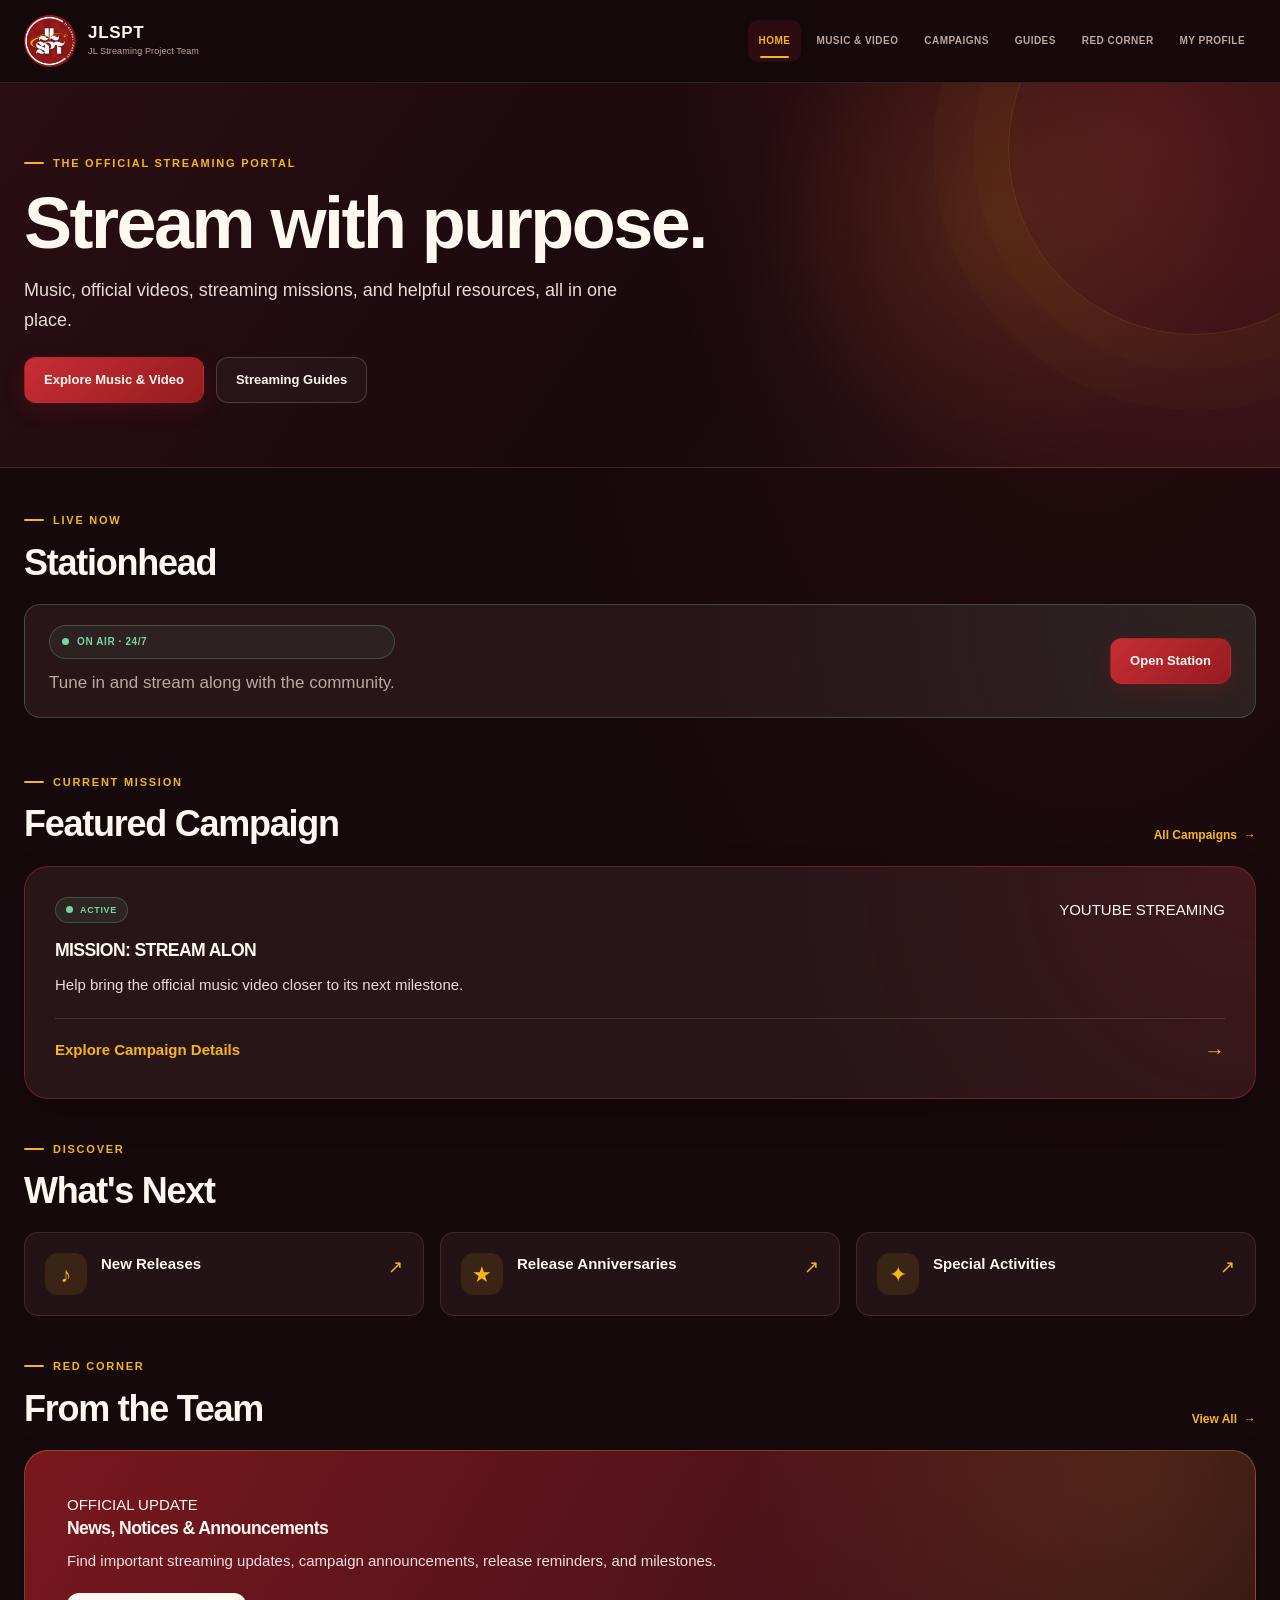
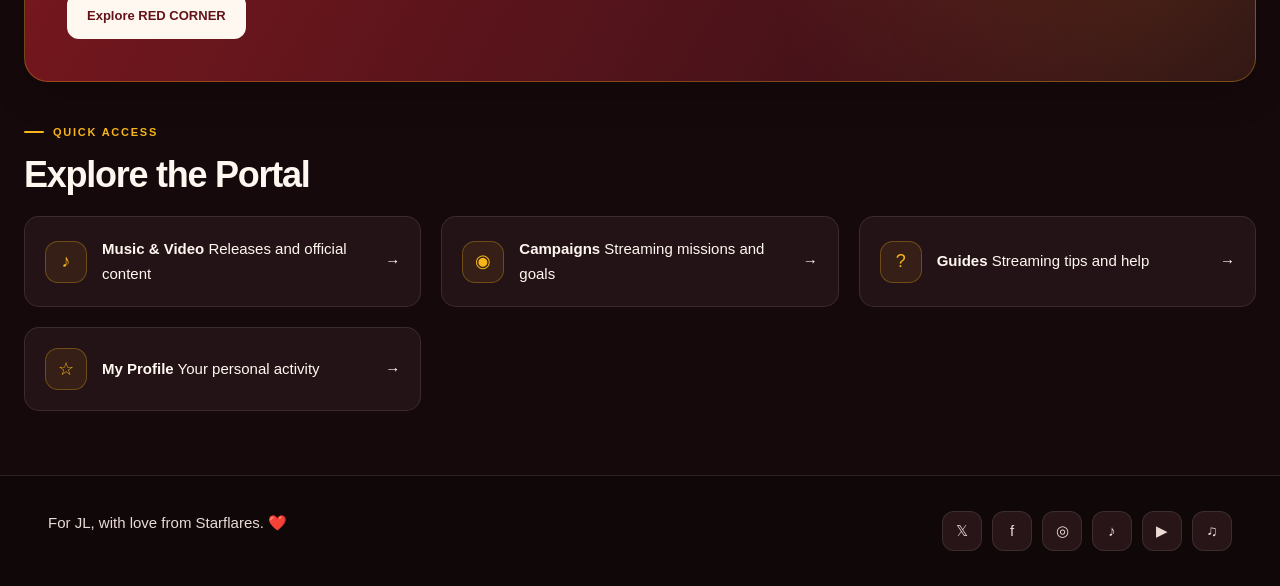
<file: index.html>
<!DOCTYPE html>
<html lang="en">
<head>
    <meta charset="UTF-8">
    <meta name="viewport" content="width=device-width, initial-scale=1.0, viewport-fit=cover">
    <meta name="theme-color" content="#941c20">

    <title>JLSPT | JL Streaming Project Team</title>
    <meta name="description" content="Explore music, official videos, streaming campaigns, guides, and community updates in one streaming portal.">

    <link rel="stylesheet" href="style.css">

    <style>
        /* PAGE WIDTH SAFETY */
        html {
            width: 100%;
            max-width: 100%;
            min-height: 100%;
            overflow-x: clip;
        }

        body {
            width: 100%;
            max-width: 100%;
            min-width: 0;
            min-height: 100vh;
            margin: 0;
            overflow-x: clip;
        }

        body,
        header,
        main,
        footer,
        section,
        .container,
        .nav-inner {
            box-sizing: border-box;
            min-width: 0;
        }

        main,
        .site-header,
        .site-footer {
            width: 100%;
            max-width: 100%;
        }

        /* OFFICIAL LOGO */
        .site-logo {
            display: inline-flex;
            align-items: center;
            gap: 12px;
            text-decoration: none;
        }

        .site-logo-image {
            display: block;
            width: 52px;
            height: 52px;
            flex: 0 0 52px;
            object-fit: contain;
            border: none !important;
            outline: none;
            box-shadow: none !important;
            background: transparent;
        }

        /* COMPACT HOME HERO */
        .hero {
            padding-block: clamp(38px, 5vw, 64px);
        }

        .hero-content {
            max-width: 760px;
        }

        .hero h1 {
            margin-bottom: 12px;
            line-height: 1.12;
            text-wrap: balance;
        }

        .hero-description {
            max-width: 600px;
            margin-bottom: 0;
        }

        .hero-actions {
            margin-top: 22px;
        }

        /* BALANCED SECTION SPACING */
        .section {
            padding-block: 36px;
        }

        .section-tight {
            padding-block: 22px;
        }

        .section + .section {
            padding-top: 12px;
        }

        .section-heading {
            margin-bottom: 20px;
        }

        .live-card {
            padding: 20px 24px;
        }

        /* FEATURED CAMPAIGN */
        .home-featured-campaign {
            display: block;
            padding: clamp(20px, 3vw, 30px);
        }

        .home-campaign-topline {
            display: flex;
            align-items: center;
            justify-content: space-between;
            flex-wrap: wrap;
            gap: 12px;
            margin-bottom: 16px;
        }

        .home-campaign-body h3 {
            margin: 0 0 10px;
            line-height: 1.3;
            overflow-wrap: anywhere;
        }

        .home-campaign-body p {
            max-width: 620px;
            margin: 0;
            line-height: 1.7;
        }

        .home-campaign-link {
            display: flex;
            align-items: center;
            justify-content: space-between;
            gap: 16px;
            margin-top: 20px;
            padding-top: 15px;
            border-top: 1px solid rgba(255, 248, 240, 0.12);
            color: var(--gold, #f5b51b);
            font-weight: 700;
            text-decoration: none;
        }

        .home-campaign-link span:last-child {
            font-size: 1.3rem;
            transition: transform 180ms ease;
        }

        .home-campaign-link:hover span:last-child {
            transform: translateX(4px);
        }

        .home-campaign-link:focus-visible {
            outline: 2px solid var(--gold, #f5b51b);
            outline-offset: 5px;
            border-radius: 4px;
        }

        /* DISCOVERY CARDS */
        .next-card {
            min-width: 0;
            gap: 14px;
        }

        .next-card-icon {
            display: inline-flex;
            align-items: center;
            justify-content: center;
            flex: 0 0 42px;
            width: 42px;
            height: 42px;
            border-radius: 13px;
            background: rgba(245, 181, 27, 0.10);
            color: var(--gold, #f5b51b);
            font-size: 1.35rem;
        }

        .next-card strong {
            flex: 1;
            min-width: 0;
            line-height: 1.4;
        }

        .next-card-arrow {
            color: var(--gold, #f5b51b);
            font-size: 1.1rem;
        }

        /* RED CORNER */
        .red-feature-card {
            position: relative;
            overflow: hidden;
        }

        .red-feature-content {
            max-width: 760px;
        }

        .official-badge {
            display: inline-flex;
            align-items: center;
            width: fit-content;
        }

        .card-actions {
            margin-top: 20px;
        }

        .btn-light {
            background: var(--text, #fff8f0);
            color: var(--red-deep, #641419);
            border: 1px solid rgba(255, 248, 240, 0.5);
        }

        .btn-light:hover {
            background: #ffffff;
            color: var(--red, #941c20);
        }

        /* QUICK ACCESS */
        .quick-card {
            min-width: 0;
        }

        .quick-card > div {
            min-width: 0;
            flex: 1;
        }

        .quick-card strong,
        .quick-card span {
            overflow-wrap: anywhere;
        }

        /* KEYBOARD ACCESSIBILITY */
        .site-logo:focus-visible,
        .social-links a:focus-visible,
        .next-card:focus-visible,
        .quick-card:focus-visible {
            outline: 2px solid var(--gold, #f5b51b);
            outline-offset: 4px;
        }

        /* TABLET */
        @media (max-width: 900px) {
            .hero {
                padding-block: 42px;
            }

            .section {
                padding-block: 30px;
            }

            .section-tight {
                padding-block: 18px;
            }

            .section + .section {
                padding-top: 10px;
            }
        }

        /* MOBILE */
        @media (max-width: 620px) {
            .site-logo-image {
                width: 44px;
                height: 44px;
                flex-basis: 44px;
            }

            .hero {
                padding-block: 36px 40px;
            }

            .hero h1 {
                max-width: 560px;
            }

            .hero-actions {
                margin-top: 18px;
                gap: 10px;
            }

            .section {
                padding-block: 26px;
            }

            .section-tight {
                padding-block: 15px;
            }

            .section + .section {
                padding-top: 8px;
            }

            .section-heading {
                margin-bottom: 16px;
                gap: 12px;
            }

            .live-card {
                padding: 18px;
                gap: 16px;
            }

            .home-featured-campaign {
                padding: 20px;
            }

            .home-campaign-topline {
                align-items: flex-start;
                margin-bottom: 15px;
            }

            .home-campaign-link {
                margin-top: 17px;
            }

            .next-grid,
            .quick-grid {
                grid-template-columns: 1fr;
                gap: 12px;
            }

            .next-card,
            .quick-card {
                padding: 15px;
            }

            .card-actions {
                margin-top: 16px;
            }
        }

        @media (prefers-reduced-motion: reduce) {
            .home-campaign-link span:last-child {
                transition: none;
            }
        }
    </style>
</head>

<body>

    <!-- HEADER -->
    <header class="site-header">
        <div class="nav-inner">

            <a href="index.html" class="site-logo" aria-label="JLSPT Home">
                <img
                    src="assets/JLSPT-logo.png"
                    alt="JLSPT Logo"
                    class="site-logo-image"
                    width="52"
                    height="52"
                >

                <span class="logo-text">
                    <strong>JLSPT</strong>
                    <small>JL Streaming Project Team</small>
                </span>
            </a>

            <nav class="nav-links" aria-label="Main navigation"></nav>

            <button class="mobile-menu-toggle" type="button" aria-label="Open navigation menu" aria-expanded="false">
                <span></span>
                <span></span>
                <span></span>
            </button>

        </div>
    </header>

    <main>

        <!-- HERO -->
        <section class="hero">
            <div class="container">
                <div class="hero-content">

                    <p class="eyebrow">THE OFFICIAL STREAMING PORTAL</p>

                    <h1>Stream with purpose.</h1>

                    <p class="hero-description">
                        Music, official videos, streaming missions, and helpful resources, all in one place.
                    </p>

                    <div class="hero-actions">
                        <a href="music-video.html" class="btn btn-primary">
                            Explore Music &amp; Video
                        </a>

                        <a href="guides.html" class="btn btn-secondary">
                            Streaming Guides
                        </a>
                    </div>

                </div>
            </div>
        </section>

        <!-- STATIONHEAD -->
        <section class="section">
            <div class="container">

                <div class="section-heading">
                    <div>
                        <p class="eyebrow">LIVE NOW</p>
                        <h2>Stationhead</h2>
                    </div>
                </div>

                <div class="live-card">
                    <div class="live-card-content">

                        <div class="live-status">
                            <span class="live-dot" aria-hidden="true"></span>
                            <span>ON AIR <span aria-hidden="true">·</span> 24/7</span>
                        </div>

                        <p>Tune in and stream along with the community.</p>

                    </div>

                    <a
                        href="https://app.stationhead.com/jlspteam"
                        class="btn btn-primary"
                        target="_blank"
                        rel="noopener noreferrer"
                    >
                        Open Station
                    </a>
                </div>

            </div>
        </section>

        <!-- FEATURED CAMPAIGN -->
        <section class="section section-tight">
            <div class="container">

                <div class="section-heading">
                    <div>
                        <p class="eyebrow">CURRENT MISSION</p>
                        <h2>Featured Campaign</h2>
                    </div>

                    <a href="campaigns.html" class="text-link">
                        All Campaigns <span aria-hidden="true">→</span>
                    </a>
                </div>

                <article class="campaign-card home-featured-campaign">

                    <div class="home-campaign-topline">
                        <span class="status-badge status-active">
                            <span class="status-dot" aria-hidden="true"></span>
                            ACTIVE
                        </span>

                        <span class="card-label">YOUTUBE STREAMING</span>
                    </div>

                    <div class="home-campaign-body">

                        <h3>MISSION: STREAM ALON</h3>

                        <p>
                            Help bring the official music video closer to its next milestone.
                        </p>

                        <a href="campaigns.html" class="home-campaign-link">
                            <span>Explore Campaign Details</span>
                            <span aria-hidden="true">→</span>
                        </a>

                    </div>
                </article>

            </div>
        </section>

        <!-- DISCOVER -->
        <section class="section section-tight">
            <div class="container">

                <div class="section-heading">
                    <div>
                        <p class="eyebrow">DISCOVER</p>
                        <h2>What's Next</h2>
                    </div>
                </div>

                <div class="next-grid">

                    <a href="music-video.html" class="next-card">
                        <span class="next-card-icon" aria-hidden="true">♪</span>
                        <strong>New Releases</strong>
                        <span class="next-card-arrow" aria-hidden="true">↗</span>
                    </a>

                    <a href="music-video.html" class="next-card">
                        <span class="next-card-icon" aria-hidden="true">★</span>
                        <strong>Release Anniversaries</strong>
                        <span class="next-card-arrow" aria-hidden="true">↗</span>
                    </a>

                    <a href="campaigns.html" class="next-card">
                        <span class="next-card-icon" aria-hidden="true">✦</span>
                        <strong>Special Activities</strong>
                        <span class="next-card-arrow" aria-hidden="true">↗</span>
                    </a>

                </div>
            </div>
        </section>

        <!-- RED CORNER -->
        <section class="section section-tight">
            <div class="container">

                <div class="section-heading">
                    <div>
                        <p class="eyebrow">RED CORNER</p>
                        <h2>From the Team</h2>
                    </div>

                    <a href="corner.html" class="text-link">
                        View All <span aria-hidden="true">→</span>
                    </a>
                </div>

                <article class="red-feature-card">
                    <div class="red-feature-content">

                        <span class="official-badge">OFFICIAL UPDATE</span>

                        <h3>News, Notices &amp; Announcements</h3>

                        <p>
                            Find important streaming updates, campaign announcements, release reminders, and milestones.
                        </p>

                        <div class="card-actions">
                            <a href="corner.html" class="btn btn-light">
                                Explore RED CORNER
                            </a>
                        </div>

                    </div>
                </article>

            </div>
        </section>

        <!-- QUICK ACCESS -->
        <section class="section section-tight">
            <div class="container">

                <div class="section-heading">
                    <div>
                        <p class="eyebrow">QUICK ACCESS</p>
                        <h2>Explore the Portal</h2>
                    </div>
                </div>

                <div class="quick-grid">

                    <a href="music-video.html" class="quick-card">
                        <span class="quick-card-icon" aria-hidden="true">♪</span>

                        <div>
                            <strong>Music &amp; Video</strong>
                            <span>Releases and official content</span>
                        </div>

                        <span class="quick-card-arrow" aria-hidden="true">→</span>
                    </a>

                    <a href="campaigns.html" class="quick-card">
                        <span class="quick-card-icon" aria-hidden="true">◉</span>

                        <div>
                            <strong>Campaigns</strong>
                            <span>Streaming missions and goals</span>
                        </div>

                        <span class="quick-card-arrow" aria-hidden="true">→</span>
                    </a>

                    <a href="guides.html" class="quick-card">
                        <span class="quick-card-icon" aria-hidden="true">?</span>

                        <div>
                            <strong>Guides</strong>
                            <span>Streaming tips and help</span>
                        </div>

                        <span class="quick-card-arrow" aria-hidden="true">→</span>
                    </a>

                    <a href="my-profile.html" class="quick-card">
                        <span class="quick-card-icon" aria-hidden="true">☆</span>

                        <div>
                            <strong>My Profile</strong>
                            <span>Your personal activity</span>
                        </div>

                        <span class="quick-card-arrow" aria-hidden="true">→</span>
                    </a>

                </div>
            </div>
        </section>

    </main>

    <!-- FOOTER -->
    <footer class="site-footer">
        <div class="container">

            <div class="footer-content">

                <p class="footer-message">
                    For JL, with love from Starflares. ❤️
                </p>

                <div class="social-links" aria-label="JLSPT social media">

                    <a href="https://x.com/JLSPTeam" target="_blank" rel="noopener noreferrer" aria-label="X">𝕏</a>

                    <a href="https://facebook.com/JLSPTeam1" target="_blank" rel="noopener noreferrer" aria-label="Facebook">f</a>

                    <a href="https://instagram.com/JLSPTeam1" target="_blank" rel="noopener noreferrer" aria-label="Instagram">◎</a>

                    <a href="https://tiktok.com/@JLSPTeam" target="_blank" rel="noopener noreferrer" aria-label="TikTok">♪</a>

                    <a href="https://youtube.com/@JLSPTeam" target="_blank" rel="noopener noreferrer" aria-label="YouTube">▶</a>

                    <a href="https://stationhead.com/JLSPTeam" target="_blank" rel="noopener noreferrer" aria-label="Stationhead">♫</a>

                </div>
            </div>
        </div>
    </footer>

    <script src="menu.js"></script>

</body>
</html>
</file>
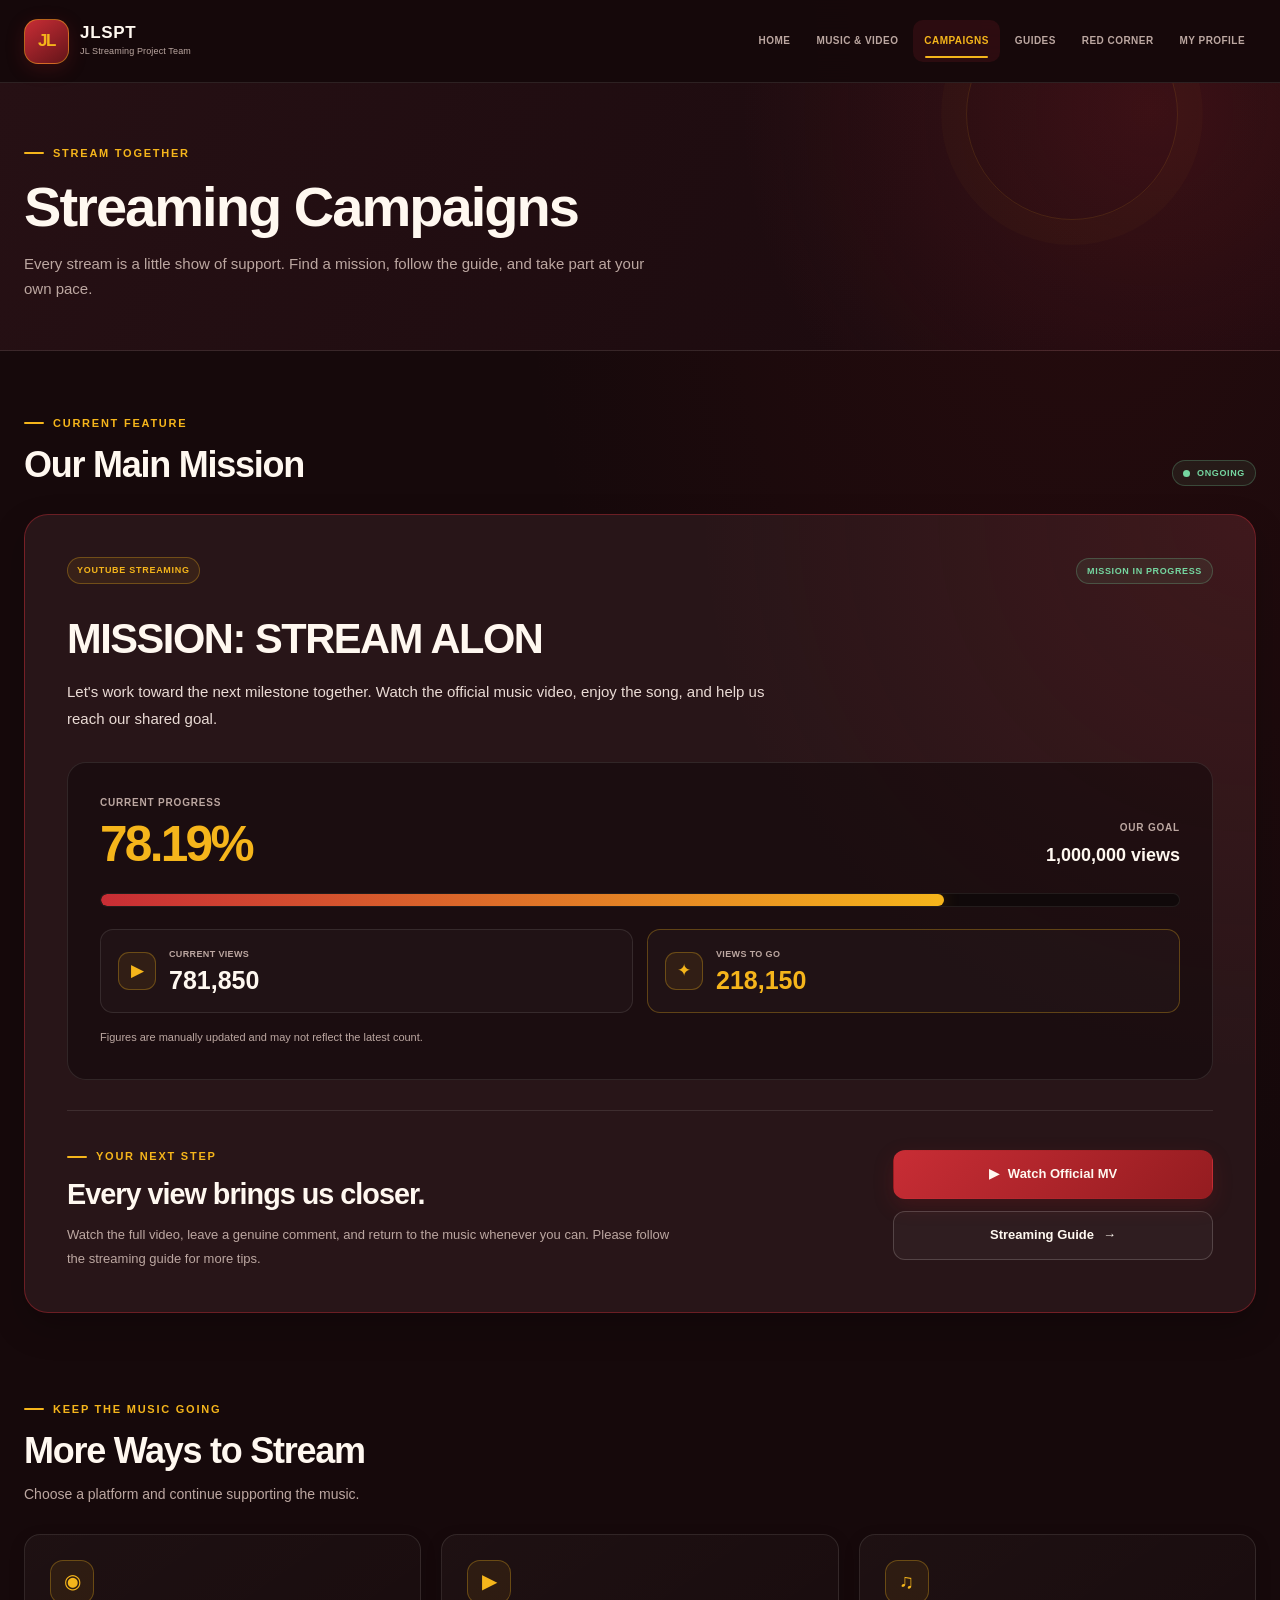
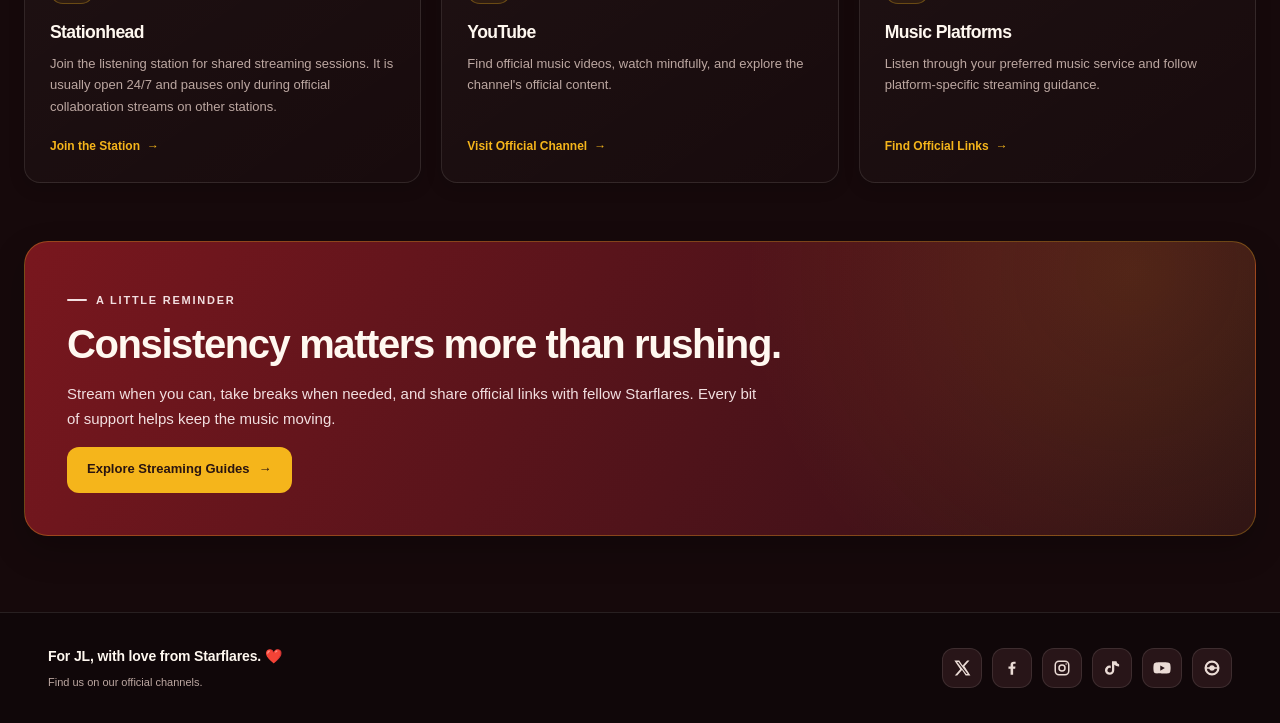
<file: campaigns.html>
<!DOCTYPE html>
<html lang="en">
<head>
    <meta charset="UTF-8">
    <meta name="viewport" content="width=device-width, initial-scale=1.0">
    <meta name="theme-color" content="#941c20">
    <title>Streaming Campaigns | JLSPT</title>
    <meta name="description" content="Explore current streaming campaigns, goals, and official streaming resources.">
    <link rel="stylesheet" href="style.css">
</head>
<body>

<header class="site-header">
    <div class="nav-inner">
        <a href="index.html" class="site-logo" aria-label="JLSPT Home">
            <span class="logo-mark" aria-hidden="true">JL</span>
            <span class="logo-text">
                <strong>JLSPT</strong>
                <small>JL Streaming Project Team</small>
            </span>
        </a>
        <nav class="nav-links" aria-label="Main navigation"></nav>
    </div>
</header>

<main>
    <section class="page-hero">
        <div class="container">
            <p class="eyebrow">STREAM TOGETHER</p>
            <h1>Streaming Campaigns</h1>
            <p>Every stream is a little show of support. Find a mission, follow the guide, and take part at your own pace.</p>
        </div>
    </section>

    <section class="section">
        <div class="container">
            <div class="section-heading">
                <div>
                    <p class="eyebrow">CURRENT FEATURE</p>
                    <h2>Our Main Mission</h2>
                </div>
                <span class="status-badge status-active">
                    <span class="status-dot"></span>
                    ONGOING
                </span>
            </div>

            <article class="campaign-card">
                <div class="campaign-card-content">

                    <div class="campaign-card-top">
                        <span class="category-badge">YOUTUBE STREAMING</span>
                        <span class="status-badge status-active">MISSION IN PROGRESS</span>
                    </div>

                    <div class="campaign-intro">
                        <h2>MISSION: STREAM ALON</h2>
                        <p>
                            Let's work toward the next milestone together.
                            Watch the official music video, enjoy the song,
                            and help us reach our shared goal.
                        </p>
                    </div>

                    <div class="campaign-tracker">
                        <div class="tracker-heading">
                            <div>
                                <span class="tracker-label">CURRENT PROGRESS</span>
                                <strong class="tracker-percentage">78.19%</strong>
                            </div>
                            <div class="tracker-goal">
                                <span>OUR GOAL</span>
                                <strong>1,000,000 views</strong>
                            </div>
                        </div>

                        <div
                            class="progress-track"
                            role="progressbar"
                            aria-label="ALON official music video progress"
                            aria-valuemin="0"
                            aria-valuemax="1000000"
                            aria-valuenow="781850"
                        >
                            <div class="progress-fill" style="width: 78.185%;"></div>
                        </div>

                        <div class="tracker-stats">
                            <div class="tracker-stat">
                                <span class="tracker-stat-icon" aria-hidden="true">▶</span>
                                <div>
                                    <span class="tracker-stat-label">Current views</span>
                                    <strong>781,850</strong>
                                </div>
                            </div>

                            <div class="tracker-stat tracker-stat-remaining">
                                <span class="tracker-stat-icon" aria-hidden="true">✦</span>
                                <div>
                                    <span class="tracker-stat-label">Views to go</span>
                                    <strong>218,150</strong>
                                </div>
                            </div>
                        </div>

                        <p class="tracker-note">
                            Figures are manually updated and may not reflect the latest count.
                        </p>
                    </div>

                    <div class="campaign-divider"></div>

                    <div class="campaign-details">
                        <div class="campaign-details-copy">
                            <p class="eyebrow">YOUR NEXT STEP</p>
                            <h3>Every view brings us closer.</h3>
                            <p>
                                Watch the full video, leave a genuine comment,
                                and return to the music whenever you can.
                                Please follow the streaming guide for more tips.
                            </p>
                        </div>

                        <div class="campaign-actions">
                            <a
                                class="btn btn-primary"
                                href="https://www.youtube.com/watch?v=Dt8noBM9VTg"
                                target="_blank"
                                rel="noopener noreferrer"
                            >
                                <span aria-hidden="true">▶</span>
                                Watch Official MV
                            </a>

                            <a class="btn btn-secondary" href="guides.html">
                                Streaming Guide
                                <span aria-hidden="true">→</span>
                            </a>
                        </div>
                    </div>

                </div>
            </article>
        </div>
    </section>

    <section class="section section-tight">
        <div class="container">
            <div class="section-heading">
                <div>
                    <p class="eyebrow">KEEP THE MUSIC GOING</p>
                    <h2>More Ways to Stream</h2>
                    <p>Choose a platform and continue supporting the music.</p>
                </div>
            </div>

            <div class="content-grid">
                <article class="content-card">
                    <div class="card-icon" aria-hidden="true">◉</div>
                    <h3>Stationhead</h3>
                    <p>
                        Join the listening station for shared streaming sessions.
                        It is usually open 24/7 and pauses only during official
                        collaboration streams on other stations.
                    </p>
                    <a
                        class="text-link"
                        href="https://app.stationhead.com/jlspteam"
                        target="_blank"
                        rel="noopener noreferrer"
                    >
                        Join the Station <span aria-hidden="true">→</span>
                    </a>
                </article>

                <article class="content-card">
                    <div class="card-icon" aria-hidden="true">▶</div>
                    <h3>YouTube</h3>
                    <p>
                        Find official music videos, watch mindfully, and explore
                        the channel's official content.
                    </p>
                    <a
                        class="text-link"
                        href="https://www.youtube.com/@AHOF_official"
                        target="_blank"
                        rel="noopener noreferrer"
                    >
                        Visit Official Channel <span aria-hidden="true">→</span>
                    </a>
                </article>

                <article class="content-card">
                    <div class="card-icon" aria-hidden="true">♫</div>
                    <h3>Music Platforms</h3>
                    <p>
                        Listen through your preferred music service and follow
                        platform-specific streaming guidance.
                    </p>
                    <a
                        class="text-link"
                        href="https://linktr.ee/official_AHOF"
                        target="_blank"
                        rel="noopener noreferrer"
                    >
                        Find Official Links <span aria-hidden="true">→</span>
                    </a>
                </article>
            </div>
        </div>
    </section>

    <section class="section section-tight">
        <div class="container">
            <div class="red-feature-card">
                <p class="eyebrow">A LITTLE REMINDER</p>
                <h2>Consistency matters more than rushing.</h2>
                <p>
                    Stream when you can, take breaks when needed, and share
                    official links with fellow Starflares. Every bit of support
                    helps keep the music moving.
                </p>
                <a class="btn btn-gold" href="guides.html">
                    Explore Streaming Guides <span aria-hidden="true">→</span>
                </a>
            </div>
        </div>
    </section>
</main>

<footer class="site-footer">
    <div class="container">
        <div class="footer-content">
            <div class="footer-message">
                <strong>For JL, with love from Starflares. ❤️</strong>
                <span>Find us on our official channels.</span>
            </div>

            <nav class="social-links" aria-label="Official JLSPT social media">
                <a href="https://x.com/JLSPTeam" target="_blank" rel="noopener noreferrer" aria-label="JLSPT on X" title="X">
                    <svg viewBox="0 0 24 24" aria-hidden="true"><path d="M18.9 2H22l-6.8 7.8L23.2 22h-6.3L12 14.6 5.6 22H2.4l7.3-8.4L1.8 2h6.5l4.5 6.8L18.9 2Zm-1.1 18h1.7L7.3 3.9H5.5L17.8 20Z" /></svg>
                </a>
                <a href="https://facebook.com/JLSPTeam1" target="_blank" rel="noopener noreferrer" aria-label="JLSPT on Facebook" title="Facebook">
                    <svg viewBox="0 0 24 24" aria-hidden="true"><path d="M13.5 21v-8h2.7l.4-3.1h-3.1v-2c0-.9.3-1.5 1.6-1.5h1.7V3.6c-.3 0-1.3-.1-2.5-.1-2.5 0-4.2 1.5-4.2 4.3v2.1H7.3V13h2.8v8h3.4Z" /></svg>
                </a>
                <a href="https://instagram.com/JLSPTeam1" target="_blank" rel="noopener noreferrer" aria-label="JLSPT on Instagram" title="Instagram">
                    <svg viewBox="0 0 24 24" aria-hidden="true"><rect x="3" y="3" width="18" height="18" rx="5" /><circle cx="12" cy="12" r="4" /><circle cx="17.5" cy="6.8" r="1" class="icon-fill" /></svg>
                </a>
                <a href="https://www.tiktok.com/@JLSPTeam" target="_blank" rel="noopener noreferrer" aria-label="JLSPT on TikTok" title="TikTok">
                    <svg viewBox="0 0 24 24" aria-hidden="true"><path d="M15 3h3c.2 2 1.4 3.5 3.5 4v3.1a9 9 0 0 1-6.5-2.3v7.1a6.2 6.2 0 1 1-6.2-6.2c.5 0 1 .1 1.5.2v3.3a3 3 0 1 0 1.7 2.7V3H15Z" /></svg>
                </a>
                <a href="https://www.youtube.com/@JLSPTeam" target="_blank" rel="noopener noreferrer" aria-label="JLSPT on YouTube" title="YouTube">
                    <svg viewBox="0 0 24 24" aria-hidden="true"><path d="M23 7a3 3 0 0 0-2.1-2.1C19 4.4 12 4.4 12 4.4s-7 0-8.9.5A3 3 0 0 0 1 7a31 31 0 0 0-.5 5 31 31 0 0 0 .5 5 3 3 0 0 0 2.1 2.1c1.9.5 8.9.5 8.9.5s7 0 8.9-.5A3 3 0 0 0 23 17a31 31 0 0 0 .5-5 31 31 0 0 0-.5-5ZM9.7 15.5v-7l6.1 3.5-6.1 3.5Z" /></svg>
                </a>
                <a href="https://stationhead.com/JLSPTeam" target="_blank" rel="noopener noreferrer" aria-label="JLSPT on Stationhead" title="Stationhead">
                    <svg viewBox="0 0 24 24" aria-hidden="true"><path d="M12 2a10 10 0 1 0 10 10A10 10 0 0 0 12 2Zm0 3a7 7 0 0 1 6.9 6h-3.1a4 4 0 0 0-7.6 0H5.1A7 7 0 0 1 12 5Zm0 14a7 7 0 0 1-6.9-6h3.1a4 4 0 0 0 7.6 0h3.1a7 7 0 0 1-6.9 6Z" /></svg>
                </a>
            </nav>
        </div>
    </div>
</footer>

<script src="menu.js"></script>
</body>
</html>
</file>
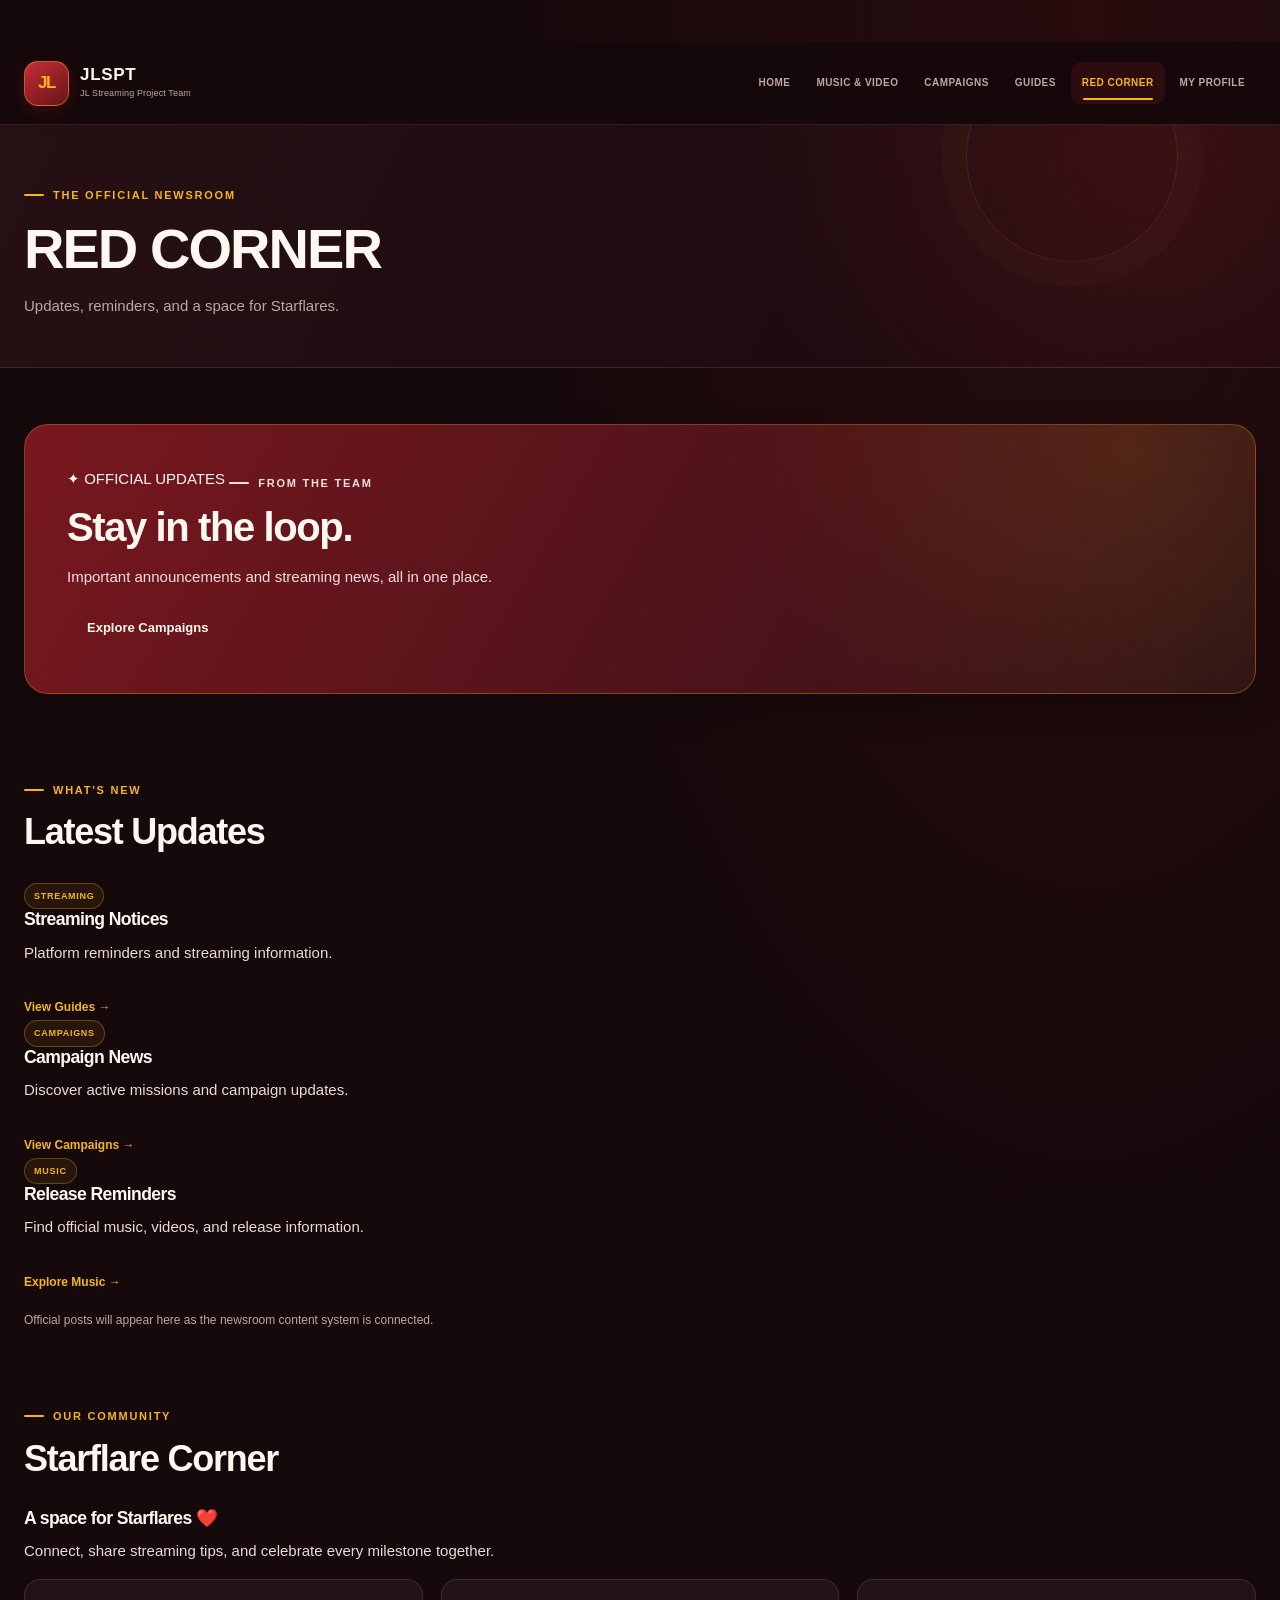
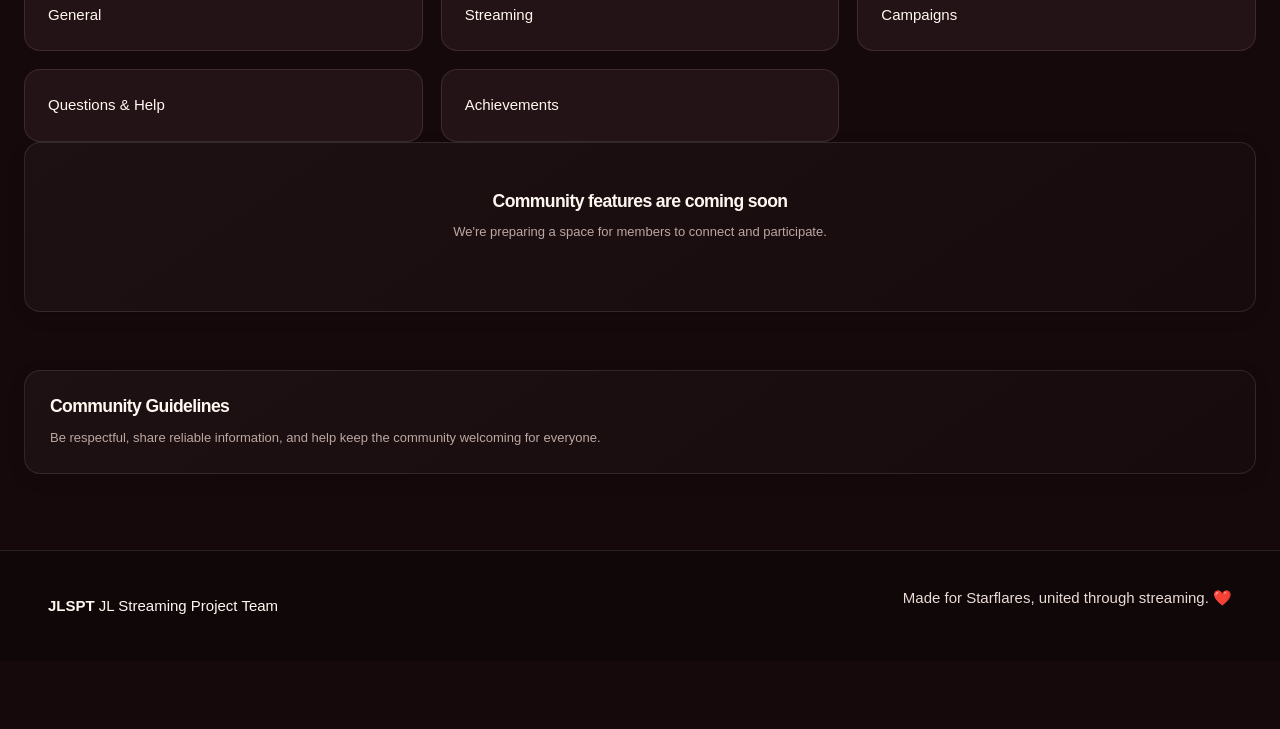
<file: corner.html>
<!DOCTYPE html>
<html lang="en">
<head>
    <meta charset="UTF-8">
    <meta name="viewport" content="width=device-width, initial-scale=1.0">
    <meta name="theme-color" content="#941c20">

    <title>RED CORNER | JLSPT</title>
    <meta name="description" content="JLSPT official streaming announcements, updates, and Starflare community.">

    <link rel="stylesheet" href="style.css">
</head>
<body class="red-corner-page">

    <header class="site-header">
        <div class="nav-inner">
            <a href="index.html" class="site-logo" aria-label="JLSPT Home">
                <span class="logo-mark" aria-hidden="true">JL</span>
                <span class="logo-text">
                    <strong>JLSPT</strong>
                    <small>JL Streaming Project Team</small>
                </span>
            </a>
            <nav class="nav-links" aria-label="Main navigation"></nav>
        </div>
    </header>

    <main>
        <section class="page-hero">
            <div class="container">
                <p class="eyebrow">THE OFFICIAL NEWSROOM</p>
                <h1>RED CORNER</h1>
                <p>Updates, reminders, and a space for Starflares.</p>
            </div>
        </section>

        <section class="section">
            <div class="container">
                <article class="red-feature-card corner-featured">
                    <div class="red-feature-content">
                        <span class="official-badge">✦ OFFICIAL UPDATES</span>
                        <p class="eyebrow">FROM THE TEAM</p>
                        <h2>Stay in the loop.</h2>
                        <p>Important announcements and streaming news, all in one place.</p>
                        <a href="campaigns.html" class="btn btn-light">
                            Explore Campaigns
                        </a>
                    </div>
                </article>
            </div>
        </section>

        <section class="section section-tight">
            <div class="container">
                <div class="section-heading">
                    <div>
                        <p class="eyebrow">WHAT'S NEW</p>
                        <h2>Latest Updates</h2>
                    </div>
                </div>

                <div class="update-grid">
                    <article class="update-card">
                        <div class="card-meta">
                            <span class="category-badge">STREAMING</span>
                        </div>
                        <h3>Streaming Notices</h3>
                        <p>Platform reminders and streaming information.</p>
                        <div class="card-footer">
                            <a href="guides.html" class="text-link">View Guides →</a>
                        </div>
                    </article>

                    <article class="update-card">
                        <div class="card-meta">
                            <span class="category-badge">CAMPAIGNS</span>
                        </div>
                        <h3>Campaign News</h3>
                        <p>Discover active missions and campaign updates.</p>
                        <div class="card-footer">
                            <a href="campaigns.html" class="text-link">View Campaigns →</a>
                        </div>
                    </article>

                    <article class="update-card">
                        <div class="card-meta">
                            <span class="category-badge">MUSIC</span>
                        </div>
                        <h3>Release Reminders</h3>
                        <p>Find official music, videos, and release information.</p>
                        <div class="card-footer">
                            <a href="music-video.html" class="text-link">Explore Music →</a>
                        </div>
                    </article>
                </div>

                <p class="muted-note" style="margin-top: 16px;">
                    Official posts will appear here as the newsroom content system is connected.
                </p>
            </div>
        </section>

        <section class="section section-tight">
            <div class="container">
                <div class="section-heading">
                    <div>
                        <p class="eyebrow">OUR COMMUNITY</p>
                        <h2>Starflare Corner</h2>
                    </div>
                </div>

                <div class="community-card">
                    <div class="community-card-header">
                        <h3>A space for Starflares ❤️</h3>
                        <p>Connect, share streaming tips, and celebrate every milestone together.</p>
                    </div>

                    <div class="community-topics">
                        <span class="community-topic">General</span>
                        <span class="community-topic">Streaming</span>
                        <span class="community-topic">Campaigns</span>
                        <span class="community-topic">Questions &amp; Help</span>
                        <span class="community-topic">Achievements</span>
                    </div>

                    <div class="empty-state">
                        <h3>Community features are coming soon</h3>
                        <p>We're preparing a space for members to connect and participate.</p>
                    </div>
                </div>
            </div>
        </section>

        <section class="section section-tight">
            <div class="container">
                <div class="content-card">
                    <h3>Community Guidelines</h3>
                    <p>Be respectful, share reliable information, and help keep the community welcoming for everyone.</p>
                </div>
            </div>
        </section>
    </main>

    <footer class="site-footer">
        <div class="container">
            <div class="footer-content">
                <div>
                    <strong>JLSPT</strong>
                    <span>JL Streaming Project Team</span>
                </div>
                <p>Made for Starflares, united through streaming. ❤️</p>
            </div>
        </div>
    </footer>

    <script src="menu.js"></script>
</body>
</html>
</file>
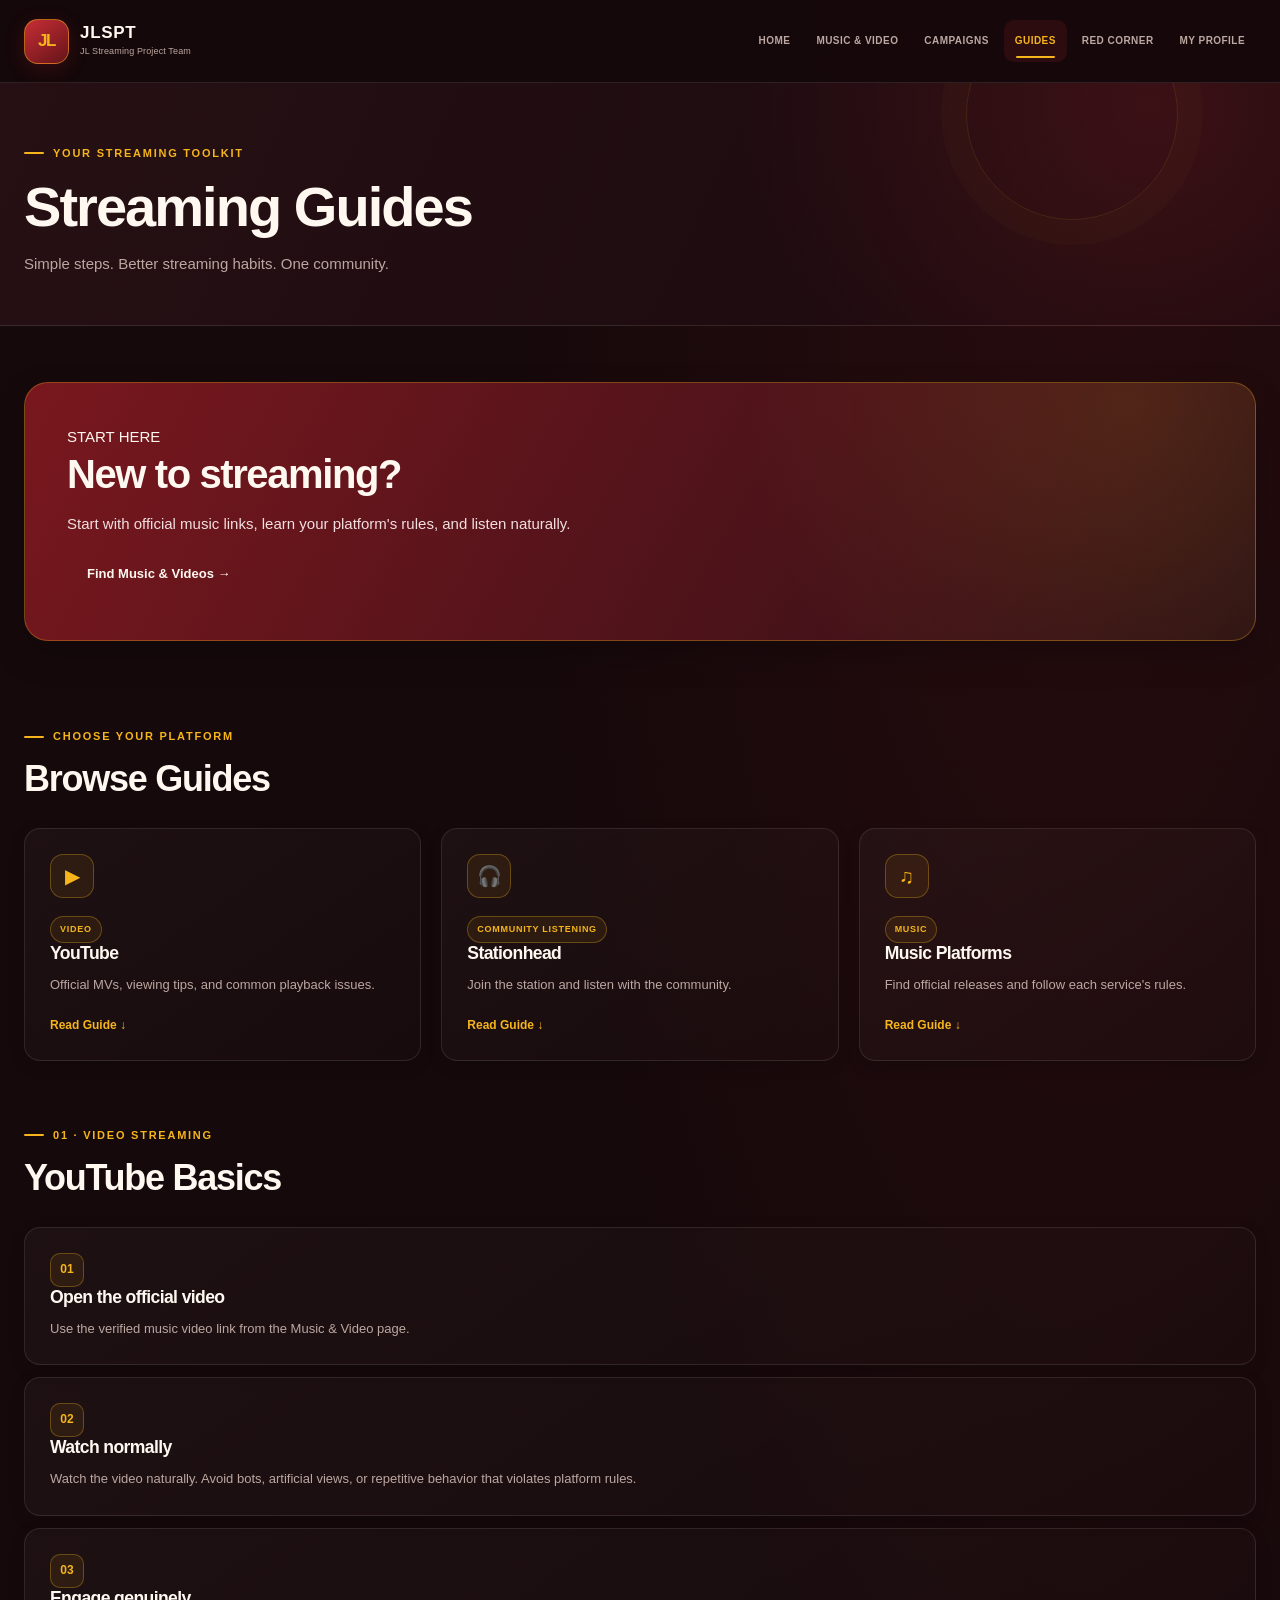
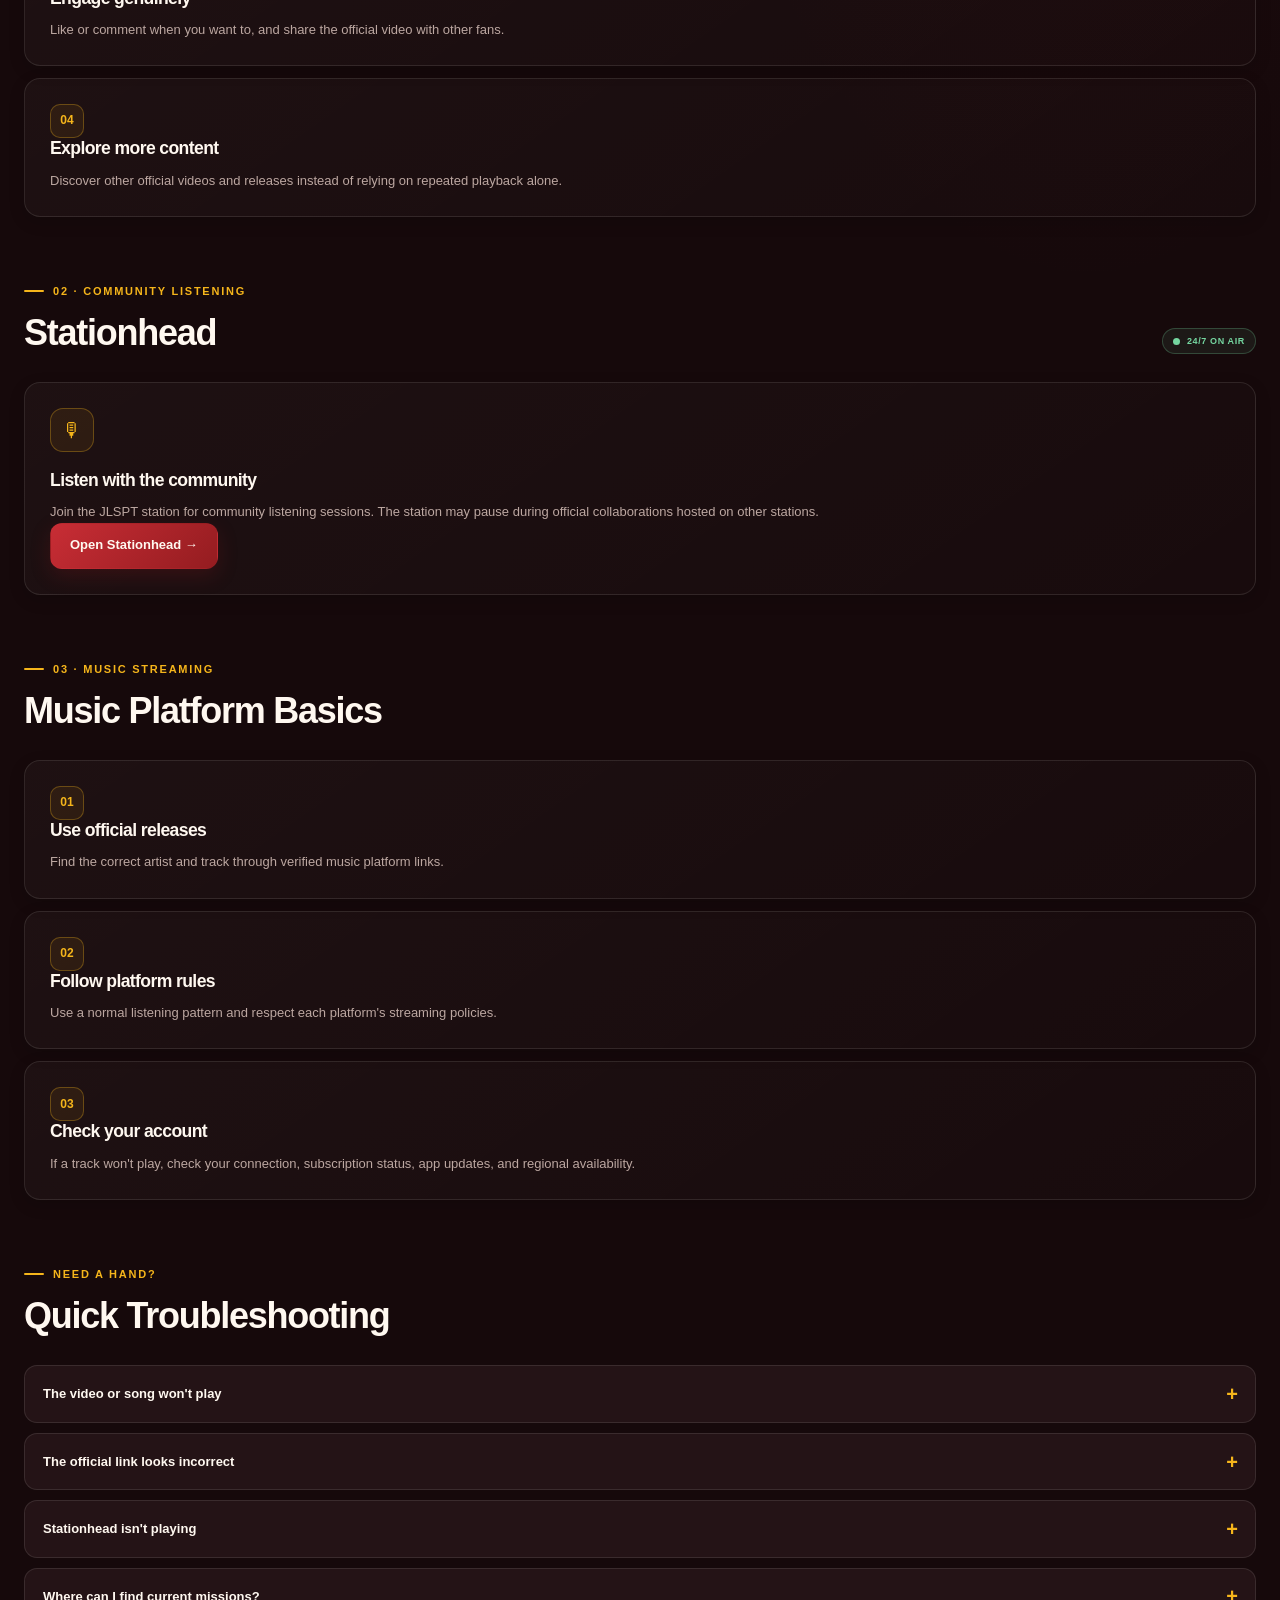
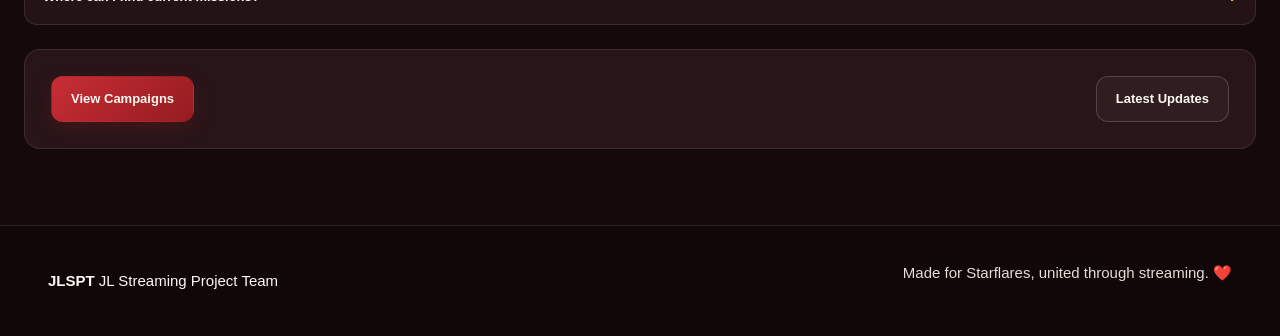
<file: guides.html>
<!DOCTYPE html>
<html lang="en">
<head>
    <meta charset="UTF-8">
    <meta name="viewport" content="width=device-width, initial-scale=1.0">
    <meta name="theme-color" content="#941c20">
    <title>Streaming Guides | JLSPT</title>
    <meta name="description" content="Easy streaming guides, platform tips, and troubleshooting for Starflares.">
    <link rel="stylesheet" href="style.css">
</head>
<body>

<header class="site-header">
    <div class="nav-inner">
        <a href="index.html" class="site-logo" aria-label="JLSPT Home">
            <span class="logo-mark" aria-hidden="true">JL</span>
            <span class="logo-text">
                <strong>JLSPT</strong>
                <small>JL Streaming Project Team</small>
            </span>
        </a>
        <nav class="nav-links" aria-label="Main navigation"></nav>
    </div>
</header>

<main>
    <section class="page-hero">
        <div class="container">
            <p class="eyebrow">YOUR STREAMING TOOLKIT</p>
            <h1>Streaming Guides</h1>
            <p>Simple steps. Better streaming habits. One community.</p>
        </div>
    </section>

    <section class="section">
        <div class="container">
            <article class="red-feature-card">
                <div class="red-feature-content">
                    <span class="official-badge">START HERE</span>
                    <h2>New to streaming?</h2>
                    <p>Start with official music links, learn your platform's rules, and listen naturally.</p>
                    <a href="music-video.html" class="btn btn-light">
                        Find Music &amp; Videos →
                    </a>
                </div>
            </article>
        </div>
    </section>

    <section class="section section-tight">
        <div class="container">
            <div class="section-heading">
                <div>
                    <p class="eyebrow">CHOOSE YOUR PLATFORM</p>
                    <h2>Browse Guides</h2>
                </div>
            </div>

            <div class="content-grid">
                <article class="content-card">
                    <div class="card-icon" aria-hidden="true">▶</div>
                    <span class="category-badge">VIDEO</span>
                    <h3>YouTube</h3>
                    <p>Official MVs, viewing tips, and common playback issues.</p>
                    <a href="#youtube-guide" class="text-link">Read Guide ↓</a>
                </article>

                <article class="content-card">
                    <div class="card-icon" aria-hidden="true">🎧</div>
                    <span class="category-badge">COMMUNITY LISTENING</span>
                    <h3>Stationhead</h3>
                    <p>Join the station and listen with the community.</p>
                    <a href="#stationhead-guide" class="text-link">Read Guide ↓</a>
                </article>

                <article class="content-card">
                    <div class="card-icon" aria-hidden="true">♫</div>
                    <span class="category-badge">MUSIC</span>
                    <h3>Music Platforms</h3>
                    <p>Find official releases and follow each service's rules.</p>
                    <a href="#music-guide" class="text-link">Read Guide ↓</a>
                </article>
            </div>
        </div>
    </section>

    <section class="section section-tight" id="youtube-guide">
        <div class="container">
            <div class="section-heading">
                <div>
                    <p class="eyebrow">01 · VIDEO STREAMING</p>
                    <h2>YouTube Basics</h2>
                </div>
            </div>

            <div class="guide-list">
                <article class="guide-card">
                    <span class="guide-number">01</span>
                    <div>
                        <h3>Open the official video</h3>
                        <p>Use the verified music video link from the Music &amp; Video page.</p>
                    </div>
                </article>

                <article class="guide-card">
                    <span class="guide-number">02</span>
                    <div>
                        <h3>Watch normally</h3>
                        <p>Watch the video naturally. Avoid bots, artificial views, or repetitive behavior that violates platform rules.</p>
                    </div>
                </article>

                <article class="guide-card">
                    <span class="guide-number">03</span>
                    <div>
                        <h3>Engage genuinely</h3>
                        <p>Like or comment when you want to, and share the official video with other fans.</p>
                    </div>
                </article>

                <article class="guide-card">
                    <span class="guide-number">04</span>
                    <div>
                        <h3>Explore more content</h3>
                        <p>Discover other official videos and releases instead of relying on repeated playback alone.</p>
                    </div>
                </article>
            </div>
        </div>
    </section>

    <section class="section section-tight" id="stationhead-guide">
        <div class="container">
            <div class="section-heading">
                <div>
                    <p class="eyebrow">02 · COMMUNITY LISTENING</p>
                    <h2>Stationhead</h2>
                </div>
                <span class="status-badge status-active">
                    <span class="status-dot"></span> 24/7 ON AIR
                </span>
            </div>

            <div class="content-card">
                <div class="card-icon" aria-hidden="true">🎙</div>
                <h3>Listen with the community</h3>
                <p>Join the JLSPT station for community listening sessions. The station may pause during official collaborations hosted on other stations.</p>
                <a
                    href="https://app.stationhead.com/jlspteam"
                    class="btn btn-primary"
                    target="_blank"
                    rel="noopener noreferrer">
                    Open Stationhead →
                </a>
            </div>
        </div>
    </section>

    <section class="section section-tight" id="music-guide">
        <div class="container">
            <div class="section-heading">
                <div>
                    <p class="eyebrow">03 · MUSIC STREAMING</p>
                    <h2>Music Platform Basics</h2>
                </div>
            </div>

            <div class="guide-list">
                <article class="guide-card">
                    <span class="guide-number">01</span>
                    <div>
                        <h3>Use official releases</h3>
                        <p>Find the correct artist and track through verified music platform links.</p>
                    </div>
                </article>

                <article class="guide-card">
                    <span class="guide-number">02</span>
                    <div>
                        <h3>Follow platform rules</h3>
                        <p>Use a normal listening pattern and respect each platform's streaming policies.</p>
                    </div>
                </article>

                <article class="guide-card">
                    <span class="guide-number">03</span>
                    <div>
                        <h3>Check your account</h3>
                        <p>If a track won't play, check your connection, subscription status, app updates, and regional availability.</p>
                    </div>
                </article>
            </div>
        </div>
    </section>

    <section class="section section-tight">
        <div class="container">
            <div class="section-heading">
                <div>
                    <p class="eyebrow">NEED A HAND?</p>
                    <h2>Quick Troubleshooting</h2>
                </div>
            </div>

            <div class="faq-list">
                <details class="faq-item">
                    <summary>The video or song won't play</summary>
                    <p>Check your internet connection, refresh the app, update it if needed, and open the official link again.</p>
                </details>

                <details class="faq-item">
                    <summary>The official link looks incorrect</summary>
                    <p>Return to the Music &amp; Video page and use the official link listed for that release.</p>
                </details>

                <details class="faq-item">
                    <summary>Stationhead isn't playing</summary>
                    <p>Check the app connection and station status. The station may be paused during an official collaboration stream.</p>
                </details>

                <details class="faq-item">
                    <summary>Where can I find current missions?</summary>
                    <p>Visit the Campaigns page for the featured streaming mission and available resources.</p>
                </details>
            </div>

            <div class="section-cta" style="margin-top: 24px;">
                <a href="campaigns.html" class="btn btn-primary">View Campaigns</a>
                <a href="corner.html" class="btn btn-secondary">Latest Updates</a>
            </div>
        </div>
    </section>
</main>

<footer class="site-footer">
    <div class="container">
        <div class="footer-content">
            <div>
                <strong>JLSPT</strong>
                <span>JL Streaming Project Team</span>
            </div>
            <p>Made for Starflares, united through streaming. ❤️</p>
        </div>
    </div>
</footer>

<script src="menu.js"></script>
</body>
</html>
</file>
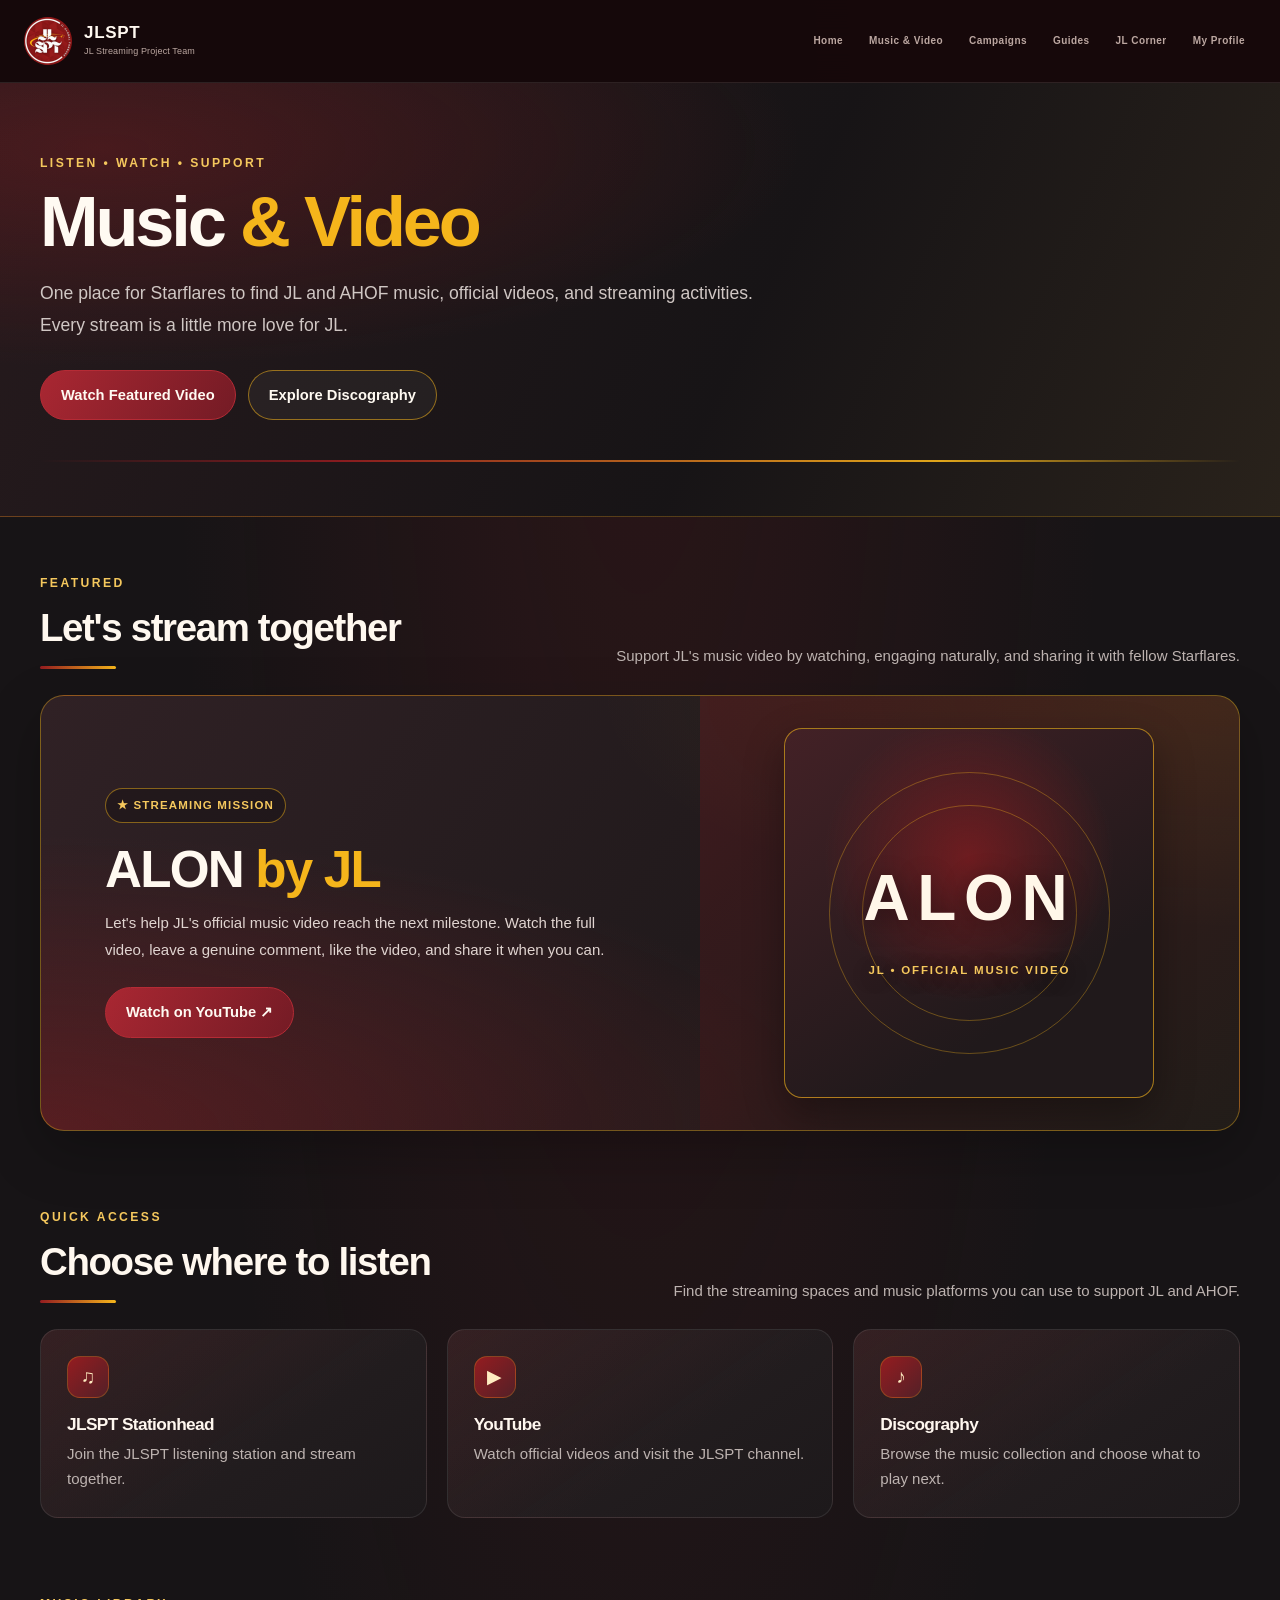
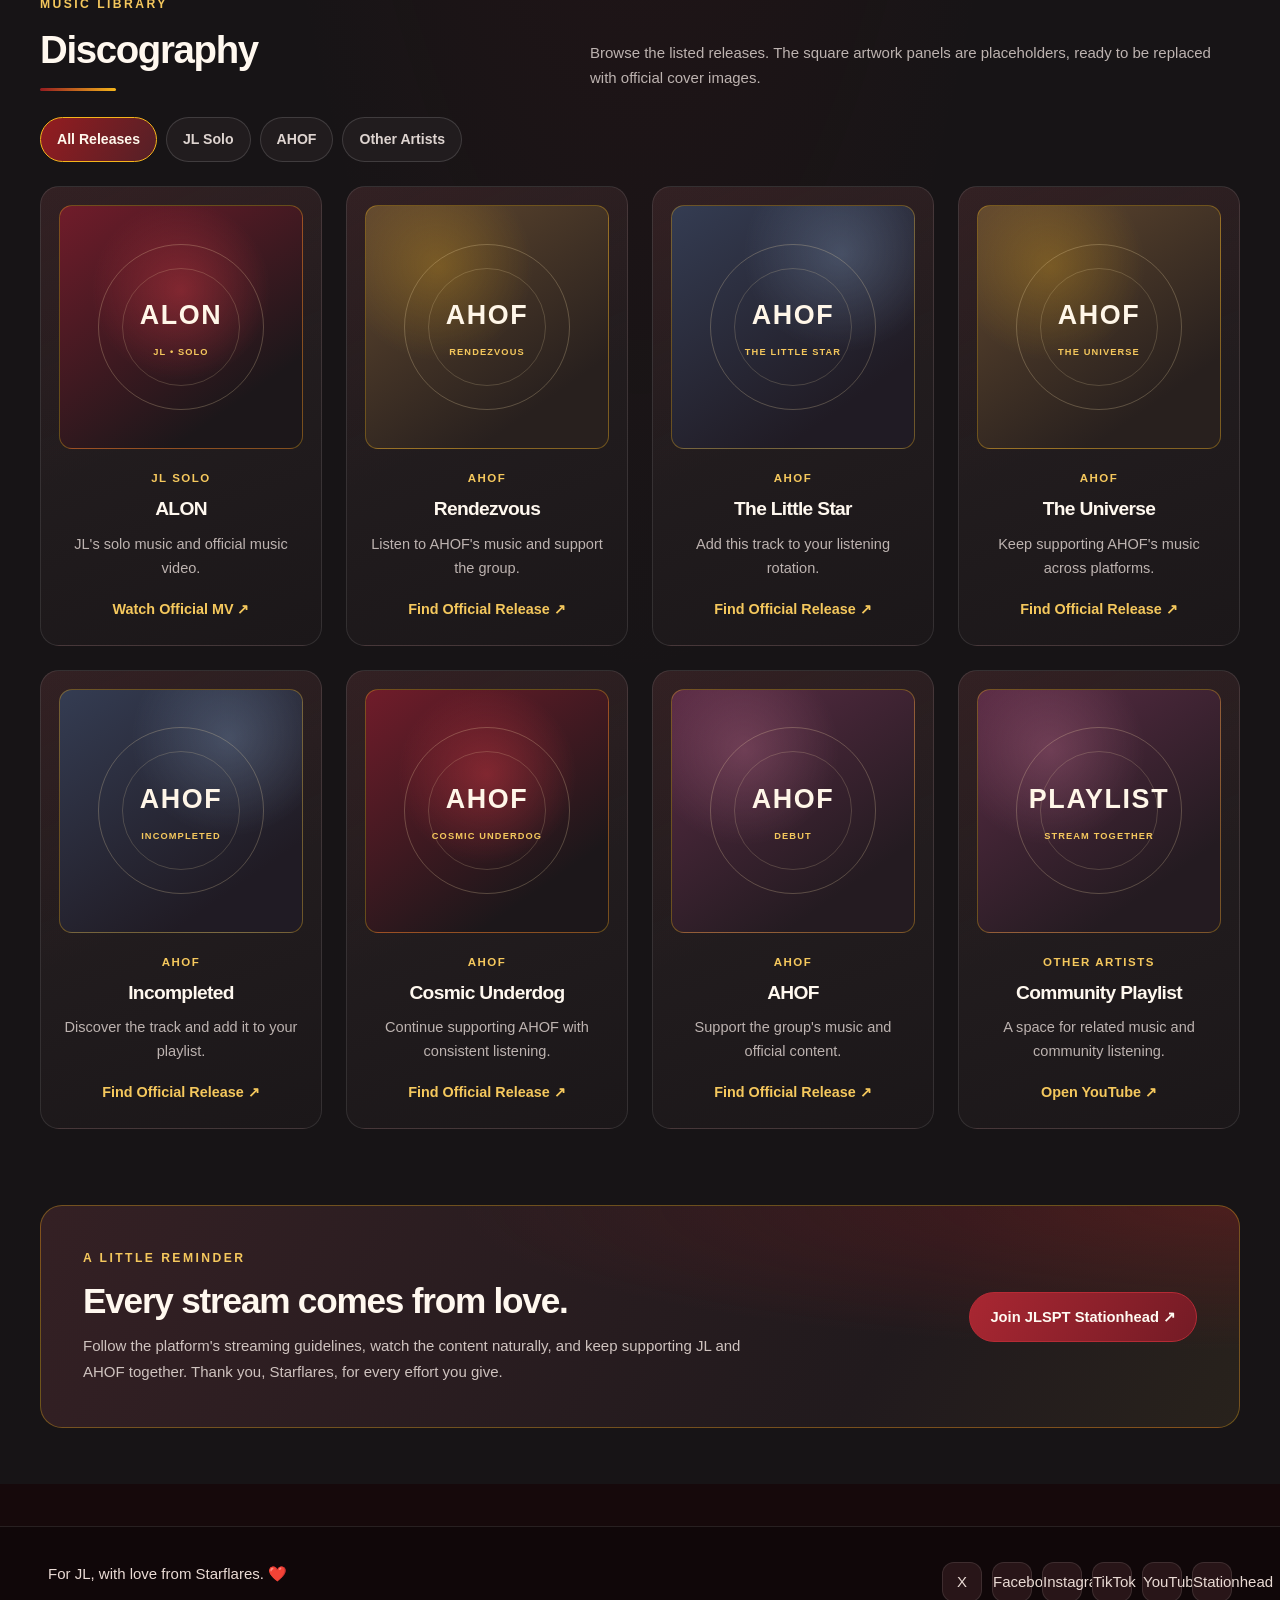
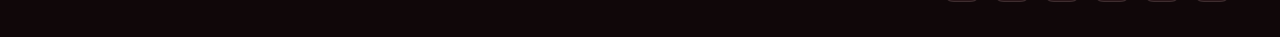
<file: music-video.html>
<!DOCTYPE html>
<html lang="en">
<head>
  <meta charset="UTF-8">
  <meta name="viewport" content="width=device-width, initial-scale=1.0">
  <meta name="theme-color" content="#171416">
  <title>Music &amp; Video | JLSPT</title>
  <link rel="stylesheet" href="style.css">

  <style>
    /* MUSIC & VIDEO PAGE */
    .mv-page {
      width: 100%;
      max-width: none;
      min-height: 100vh;
      overflow-x: clip;
      background:
        radial-gradient(ellipse at 50% 0%, rgba(148, 28, 32, 0.16), transparent 52%),
        #171416;
    }

    .mv-container {
      width: calc(100% - 80px);
      max-width: 1720px;
      margin-inline: auto;
    }

    /* HEADER LOGO */
    .site-logo {
      display: inline-flex;
      align-items: center;
      gap: 12px;
      flex-shrink: 0;
    }

    .site-logo-image {
      display: block;
      width: 48px;
      height: 48px;
      flex: 0 0 48px;
      object-fit: contain;
    }

    .site-logo .logo-text {
      display: flex;
      flex-direction: column;
      justify-content: center;
    }

    /* HERO */
    .mv-hero {
      position: relative;
      width: 100%;
      padding: 70px 0 54px;
      background:
        radial-gradient(ellipse at 8% 15%, rgba(148, 28, 32, 0.32), transparent 42%),
        linear-gradient(115deg, #261a1d 0%, #171416 58%, #29221b 100%);
      border-bottom: 1px solid rgba(245, 181, 27, 0.25);
    }

    .mv-hero::after {
      content: "";
      display: block;
      width: calc(100% - 80px);
      max-width: 1720px;
      height: 2px;
      margin: 40px auto 0;
      background: linear-gradient(
        90deg,
        transparent,
        #941c20 25%,
        #f5b51b 75%,
        transparent
      );
      opacity: 0.9;
    }

    .mv-eyebrow {
      margin: 0 0 12px;
      color: #f5c85d;
      font-size: 0.76rem;
      font-weight: 800;
      letter-spacing: 0.2em;
      text-transform: uppercase;
    }

    .mv-hero h1 {
      max-width: 1000px;
      margin: 0;
      color: #fffaf2;
      font-size: clamp(2.4rem, 5.5vw, 4.8rem);
      line-height: 1.04;
      letter-spacing: -0.045em;
    }

    .mv-hero h1 span {
      color: #f5b51b;
    }

    .mv-hero-description {
      max-width: 760px;
      margin: 20px 0 0;
      color: #d0c7c4;
      font-size: clamp(1rem, 1.5vw, 1.1rem);
      line-height: 1.8;
    }

    .mv-hero-actions {
      display: flex;
      flex-wrap: wrap;
      gap: 12px;
      margin-top: 28px;
    }

    .mv-button {
      display: inline-flex;
      min-height: 46px;
      align-items: center;
      justify-content: center;
      padding: 12px 20px;
      border: 1px solid rgba(245, 181, 27, 0.55);
      border-radius: 999px;
      color: #fffaf2;
      background: rgba(255, 255, 255, 0.045);
      font-size: 0.92rem;
      font-weight: 750;
      text-decoration: none;
      text-align: center;
      transition: transform 0.2s ease, background 0.2s ease;
    }

    .mv-button:hover {
      transform: translateY(-2px);
      background: rgba(148, 28, 32, 0.48);
    }

    .mv-button-primary {
      color: #fffaf2;
      border-color: #b52b35;
      background: linear-gradient(120deg, #a92732, #741b25);
    }

    /* SECTION HEADINGS */
    .mv-section {
      width: 100%;
      padding: 56px 0;
    }

    .mv-section + .mv-section {
      padding-top: 20px;
    }

    .mv-section-heading {
      display: flex;
      flex-wrap: wrap;
      align-items: end;
      justify-content: space-between;
      gap: 14px 24px;
      margin-bottom: 26px;
    }

    .mv-section-heading h2 {
      margin: 0;
      color: #fff8ef;
      font-size: clamp(1.7rem, 3vw, 2.5rem);
      line-height: 1.2;
    }

    .mv-section-heading > p {
      max-width: 650px;
      margin: 8px 0 0;
      color: #bdb3b0;
      line-height: 1.7;
    }

    .mv-gold-line {
      width: 76px;
      height: 3px;
      margin-top: 15px;
      border-radius: 10px;
      background: linear-gradient(90deg, #941c20, #f5b51b);
    }

    /* FEATURED VIDEO */
    .mv-featured {
      position: relative;
      display: grid;
      grid-template-columns: minmax(0, 1.1fr) minmax(300px, 0.9fr);
      gap: 0;
      overflow: hidden;
      border: 1px solid rgba(245, 181, 27, 0.38);
      border-radius: 24px;
      background:
        radial-gradient(ellipse at 0% 100%, rgba(148, 28, 32, 0.42), transparent 48%),
        radial-gradient(ellipse at 100% 0%, rgba(245, 181, 27, 0.10), transparent 38%),
        linear-gradient(125deg, #302125 0%, #211a1c 55%, #27211c 100%);
      box-shadow: 0 20px 55px rgba(0, 0, 0, 0.25);
    }

    .mv-featured-copy {
      display: flex;
      flex-direction: column;
      align-items: flex-start;
      justify-content: center;
      padding: clamp(28px, 5vw, 68px);
    }

    .mv-label {
      display: inline-flex;
      align-items: center;
      gap: 8px;
      padding: 7px 11px;
      border: 1px solid rgba(245, 181, 27, 0.48);
      border-radius: 999px;
      color: #f5c85d;
      background: rgba(15, 12, 13, 0.32);
      font-size: 0.72rem;
      font-weight: 800;
      letter-spacing: 0.1em;
      text-transform: uppercase;
    }

    .mv-featured h3 {
      margin: 20px 0 12px;
      color: #fff9f0;
      font-size: clamp(2rem, 4vw, 3.6rem);
      line-height: 1.06;
    }

    .mv-featured h3 span {
      color: #f5b51b;
    }

    .mv-featured-copy > p {
      max-width: 550px;
      margin: 0;
      color: #e0d4d0;
      line-height: 1.8;
    }

    .mv-featured-copy .mv-button {
      margin-top: 24px;
    }

    .mv-featured-art {
      position: relative;
      display: flex;
      min-width: 0;
      min-height: 380px;
      align-items: center;
      justify-content: center;
      padding: 32px;
      background:
        radial-gradient(circle at center, rgba(245, 181, 27, 0.14), transparent 52%),
        linear-gradient(145deg, rgba(148, 28, 32, 0.25), rgba(10, 9, 10, 0.18));
    }

    .mv-art-frame {
      position: relative;
      display: flex;
      width: min(100%, 370px);
      aspect-ratio: 1 / 1;
      align-items: center;
      justify-content: center;
      overflow: hidden;
      border: 1px solid rgba(245, 181, 27, 0.62);
      border-radius: 18px;
      background:
        radial-gradient(circle at 50% 35%, rgba(148, 28, 32, 0.62), transparent 48%),
        linear-gradient(145deg, #432126, #20191b 72%);
      box-shadow: 0 15px 40px rgba(0, 0, 0, 0.32);
    }

    .mv-art-frame::before,
    .mv-art-frame::after {
      content: "";
      position: absolute;
      border: 1px solid rgba(245, 181, 27, 0.34);
      border-radius: 50%;
    }

    .mv-art-frame::before {
      width: 76%;
      aspect-ratio: 1;
    }

    .mv-art-frame::after {
      width: 58%;
      aspect-ratio: 1;
    }

    .mv-art-text {
      position: relative;
      z-index: 1;
      padding: 15px;
      color: #fff7e9;
      font-size: clamp(2.2rem, 5vw, 4rem);
      font-weight: 900;
      letter-spacing: 0.12em;
      text-align: center;
      text-shadow: 0 4px 24px rgba(0, 0, 0, 0.45);
    }

    .mv-art-text small {
      display: block;
      margin-top: 9px;
      color: #f5c85d;
      font-size: 0.72rem;
      letter-spacing: 0.16em;
    }

    /* QUICK LINKS */
    .mv-quick-grid {
      display: grid;
      grid-template-columns: repeat(3, minmax(0, 1fr));
      gap: 20px;
    }

    .mv-quick-card {
      display: flex;
      min-width: 0;
      min-height: 170px;
      flex-direction: column;
      align-items: flex-start;
      padding: 26px;
      border: 1px solid rgba(255, 255, 255, 0.09);
      border-radius: 18px;
      background:
        linear-gradient(145deg, rgba(148, 28, 32, 0.12), transparent 60%),
        linear-gradient(145deg, #282123, #1d191b);
      text-decoration: none;
      transition: transform 0.2s ease, border-color 0.2s ease;
    }

    .mv-quick-card:hover {
      transform: translateY(-3px);
      border-color: rgba(245, 181, 27, 0.52);
    }

    .mv-quick-icon {
      display: grid;
      width: 42px;
      height: 42px;
      place-items: center;
      border: 1px solid rgba(245, 181, 27, 0.25);
      border-radius: 13px;
      color: #ffecc1;
      background: linear-gradient(135deg, #941c20, #542027);
      font-size: 1.2rem;
    }

    .mv-quick-card h3 {
      margin: 16px 0 7px;
      color: #fff7ef;
      font-size: 1.08rem;
    }

    .mv-quick-card p {
      margin: 0;
      color: #bdb3b0;
      font-size: 0.94rem;
      line-height: 1.65;
    }

    /* DISCOGRAPHY FILTERS */
    .mv-filter-row {
      display: flex;
      flex-wrap: wrap;
      gap: 9px;
      margin: 24px 0;
    }

    .mv-filter-btn {
      padding: 10px 16px;
      border: 1px solid rgba(255, 255, 255, 0.14);
      border-radius: 999px;
      color: #ded4d0;
      background: #211c1e;
      font: inherit;
      font-size: 0.88rem;
      font-weight: 750;
      cursor: pointer;
      transition: color 0.2s ease, background 0.2s ease, border-color 0.2s ease;
    }

    .mv-filter-btn:hover,
    .mv-filter-btn.active {
      color: #fff8ed;
      border-color: #f5b51b;
      background: linear-gradient(120deg, #941c20, #542027);
    }

    /* SAME SIZE, CENTERED COVER ART */
    .mv-discography-grid {
      display: grid;
      grid-template-columns: repeat(4, minmax(0, 1fr));
      align-items: stretch;
      gap: 24px;
    }

    .mv-release-card {
      display: flex;
      min-width: 0;
      flex-direction: column;
      overflow: hidden;
      border: 1px solid rgba(255, 255, 255, 0.1);
      border-radius: 19px;
      background:
        linear-gradient(155deg, rgba(148, 28, 32, 0.10), transparent 52%),
        linear-gradient(160deg, #282123, #1b1719);
      transition: transform 0.2s ease, border-color 0.2s ease;
    }

    .mv-release-card[hidden] {
      display: none !important;
    }

    .mv-release-card:hover {
      transform: translateY(-4px);
      border-color: rgba(245, 181, 27, 0.52);
    }

    .mv-cover {
      position: relative;
      display: flex;
      width: calc(100% - 36px);
      max-width: 320px;
      aspect-ratio: 1 / 1;
      flex: 0 0 auto;
      align-items: center;
      justify-content: center;
      overflow: hidden;
      margin: 18px auto 0;
      border: 1px solid rgba(245, 181, 27, 0.34);
      border-radius: 13px;
      background:
        radial-gradient(circle at 70% 20%, rgba(245, 181, 27, 0.20), transparent 34%),
        linear-gradient(145deg, #76212d, #292023 75%);
    }

    .mv-cover::before,
    .mv-cover::after {
      content: "";
      position: absolute;
      aspect-ratio: 1;
      border: 1px solid rgba(255, 229, 177, 0.24);
      border-radius: 50%;
    }

    .mv-cover::before {
      width: 68%;
    }

    .mv-cover::after {
      width: 48%;
      border-color: rgba(255, 229, 177, 0.18);
    }

    .mv-cover-word {
      position: relative;
      z-index: 1;
      padding: 12px;
      color: #fff6e8;
      font-size: clamp(1.2rem, 2.1vw, 2rem);
      font-weight: 900;
      letter-spacing: 0.06em;
      text-align: center;
      overflow-wrap: anywhere;
    }

    .mv-cover-word small {
      display: block;
      margin-top: 8px;
      color: #f5c85d;
      font-size: 0.58rem;
      letter-spacing: 0.12em;
    }

    .mv-cover-alon {
      background:
        radial-gradient(circle at 50% 35%, rgba(213, 58, 69, 0.42), transparent 45%),
        linear-gradient(145deg, #701c2a, #1c171a 78%);
    }

    .mv-cover-ahof {
      background:
        radial-gradient(circle at 30% 25%, rgba(245, 181, 27, 0.26), transparent 38%),
        linear-gradient(145deg, #62492f, #28201e 78%);
    }

    .mv-cover-ul {
      background:
        radial-gradient(circle at 70% 20%, rgba(138, 164, 198, 0.30), transparent 38%),
        linear-gradient(145deg, #343c52, #201b24 78%);
    }

    .mv-cover-pluus {
      background:
        radial-gradient(circle at 30% 25%, rgba(199, 118, 150, 0.30), transparent 38%),
        linear-gradient(145deg, #5b2c45, #241b21 78%);
    }

    .mv-release-body {
      display: flex;
      flex: 1;
      flex-direction: column;
      align-items: center;
      padding: 20px 20px 23px;
      text-align: center;
    }

    .mv-release-type {
      margin: 0 0 8px;
      color: #f5c85d;
      font-size: 0.72rem;
      font-weight: 800;
      letter-spacing: 0.13em;
      text-transform: uppercase;
    }

    .mv-release-body h3 {
      margin: 0;
      color: #fff8ef;
      font-size: 1.2rem;
      line-height: 1.35;
    }

    .mv-release-body > p:not(.mv-release-type) {
      margin: 10px 0 0;
      color: #bdb3b0;
      font-size: 0.91rem;
      line-height: 1.65;
    }

    .mv-release-link {
      display: inline-flex;
      justify-content: center;
      margin-top: auto;
      padding-top: 18px;
      color: #f5c85d;
      font-size: 0.9rem;
      font-weight: 800;
      text-decoration: none;
    }

    .mv-release-link:hover {
      color: #fff0c7;
      text-decoration: underline;
    }

    /* STREAMING REMINDER */
    .mv-reminder {
      display: flex;
      align-items: center;
      justify-content: space-between;
      gap: 22px;
      padding: clamp(24px, 4vw, 42px);
      border: 1px solid rgba(245, 181, 27, 0.34);
      border-radius: 22px;
      background:
        radial-gradient(ellipse at 100% 0%, rgba(148, 28, 32, 0.34), transparent 46%),
        linear-gradient(120deg, #342024, #211a1d 70%, #28221c);
    }

    .mv-reminder h2 {
      margin: 0;
      color: #fff8ef;
      font-size: clamp(1.5rem, 3vw, 2.2rem);
    }

    .mv-reminder p:not(.mv-eyebrow) {
      max-width: 700px;
      margin: 10px 0 0;
      color: #cfc3bf;
      line-height: 1.75;
    }

    .mv-reminder .mv-button {
      flex-shrink: 0;
    }

    /* RESPONSIVE */
    @media (min-width: 1600px) {
      .mv-container {
        width: calc(100% - 112px);
      }
    }

    @media (max-width: 1100px) {
      .mv-container {
        width: calc(100% - 48px);
      }

      .mv-discography-grid {
        grid-template-columns: repeat(2, minmax(0, 1fr));
        gap: 22px;
      }

      .mv-cover {
        width: min(calc(100% - 36px), 320px);
      }

      .mv-featured {
        grid-template-columns: minmax(0, 1fr) minmax(240px, 0.8fr);
      }
    }

    @media (max-width: 760px) {
      .mv-container {
        width: calc(100% - 36px);
      }

      .mv-hero {
        padding: 48px 0 36px;
      }

      .mv-hero::after {
        width: calc(100% - 36px);
        margin-top: 30px;
      }

      .mv-featured {
        grid-template-columns: 1fr;
      }

      .mv-featured-art {
        min-height: auto;
        padding: 24px;
      }

      .mv-art-frame {
        width: min(100%, 300px);
      }

      .mv-quick-grid {
        grid-template-columns: 1fr;
        gap: 14px;
      }

      .mv-reminder {
        align-items: flex-start;
        flex-direction: column;
      }

      .mv-reminder .mv-button {
        white-space: normal;
      }
    }

    @media (max-width: 480px) {
      .site-logo {
        gap: 8px;
      }

      .site-logo-image {
        width: 40px;
        height: 40px;
        flex-basis: 40px;
      }

      .mv-container {
        width: calc(100% - 28px);
      }

      .mv-hero::after {
        width: calc(100% - 28px);
      }

      .mv-discography-grid {
        grid-template-columns: 1fr;
        gap: 18px;
      }

      .mv-cover {
        width: min(78%, 300px);
      }

      .mv-section {
        padding: 40px 0;
      }

      .mv-featured-copy {
        padding: 26px 22px 30px;
      }

      .mv-filter-btn {
        padding: 9px 13px;
      }
    }
  </style>
</head>

<body>
  <header class="site-header">
    <div class="nav-inner">
      <a href="index.html" class="site-logo" aria-label="JLSPT Home">
        <img
          src="assets/JLSPT-logo.png"
          alt=""
          class="site-logo-image"
          aria-hidden="true"
        >
        <span class="logo-text">
          <strong>JLSPT</strong>
          <small>JL Streaming Project Team</small>
        </span>
      </a>

      <button
        class="mobile-menu-toggle"
        type="button"
        aria-label="Open navigation menu"
        aria-expanded="false"
        aria-controls="main-navigation"
      >
        ☰
      </button>

      <nav class="nav-links" id="main-navigation" aria-label="Main navigation">
        <a href="index.html">Home</a>
        <a href="music-video.html" aria-current="page">Music &amp; Video</a>
        <a href="campaigns.html">Campaigns</a>
        <a href="guides.html">Guides</a>
        <a href="corner.html">JL Corner</a>
        <a href="my-profile.html">My Profile</a>
      </nav>
    </div>
  </header>

  <main class="mv-page">
    <section class="mv-hero">
      <div class="mv-container">
        <p class="mv-eyebrow">Listen • Watch • Support</p>
        <h1>Music <span>&amp; Video</span></h1>
        <p class="mv-hero-description">
          One place for Starflares to find JL and AHOF music, official videos,
          and streaming activities. Every stream is a little more love for JL.
        </p>

        <div class="mv-hero-actions">
          <a class="mv-button mv-button-primary" href="#featured-video">
            Watch Featured Video
          </a>
          <a class="mv-button" href="#discography">
            Explore Discography
          </a>
        </div>
      </div>
    </section>

    <section class="mv-section" id="featured-video">
      <div class="mv-container">
        <div class="mv-section-heading">
          <div>
            <p class="mv-eyebrow">Featured</p>
            <h2>Let's stream together</h2>
            <div class="mv-gold-line"></div>
          </div>
          <p>
            Support JL's music video by watching, engaging naturally, and
            sharing it with fellow Starflares.
          </p>
        </div>

        <article class="mv-featured">
          <div class="mv-featured-copy">
            <span class="mv-label">★ Streaming Mission</span>
            <h3>ALON <span>by JL</span></h3>
            <p>
              Let's help JL's official music video reach the next milestone.
              Watch the full video, leave a genuine comment, like the video,
              and share it when you can.
            </p>
            <a
              class="mv-button mv-button-primary"
              href="https://www.youtube.com/watch?v=Dt8noBM9VTg"
              target="_blank"
              rel="noopener noreferrer"
            >
              Watch on YouTube ↗
            </a>
          </div>

          <div class="mv-featured-art" aria-label="ALON streaming mission artwork">
            <div class="mv-art-frame">
              <div class="mv-art-text">
                ALON
                <small>JL • OFFICIAL MUSIC VIDEO</small>
              </div>
            </div>
          </div>
        </article>
      </div>
    </section>

    <section class="mv-section">
      <div class="mv-container">
        <div class="mv-section-heading">
          <div>
            <p class="mv-eyebrow">Quick Access</p>
            <h2>Choose where to listen</h2>
            <div class="mv-gold-line"></div>
          </div>
          <p>
            Find the streaming spaces and music platforms you can use to
            support JL and AHOF.
          </p>
        </div>

        <div class="mv-quick-grid">
          <a
            class="mv-quick-card"
            href="https://app.stationhead.com/jlspteam"
            target="_blank"
            rel="noopener noreferrer"
          >
            <span class="mv-quick-icon" aria-hidden="true">♫</span>
            <h3>JLSPT Stationhead</h3>
            <p>Join the JLSPT listening station and stream together.</p>
          </a>

          <a
            class="mv-quick-card"
            href="https://www.youtube.com/@JLSPTeam"
            target="_blank"
            rel="noopener noreferrer"
          >
            <span class="mv-quick-icon" aria-hidden="true">▶</span>
            <h3>YouTube</h3>
            <p>Watch official videos and visit the JLSPT channel.</p>
          </a>

          <a class="mv-quick-card" href="#discography">
            <span class="mv-quick-icon" aria-hidden="true">♪</span>
            <h3>Discography</h3>
            <p>Browse the music collection and choose what to play next.</p>
          </a>
        </div>
      </div>
    </section>

    <section class="mv-section" id="discography">
      <div class="mv-container">
        <div class="mv-section-heading">
          <div>
            <p class="mv-eyebrow">Music Library</p>
            <h2>Discography</h2>
            <div class="mv-gold-line"></div>
          </div>
          <p>
            Browse the listed releases. The square artwork panels are
            placeholders, ready to be replaced with official cover images.
          </p>
        </div>

        <div class="mv-filter-row" role="group" aria-label="Filter music releases">
          <button class="mv-filter-btn active" type="button" data-filter="all" aria-pressed="true">
            All Releases
          </button>
          <button class="mv-filter-btn" type="button" data-filter="jl" aria-pressed="false">
            JL Solo
          </button>
          <button class="mv-filter-btn" type="button" data-filter="ahof" aria-pressed="false">
            AHOF
          </button>
          <button class="mv-filter-btn" type="button" data-filter="other" aria-pressed="false">
            Other Artists
          </button>
        </div>

        <div class="mv-discography-grid">
          <article class="mv-release-card" data-release="jl">
            <div class="mv-cover mv-cover-alon">
              <div class="mv-cover-word">
                ALON
                <small>JL • SOLO</small>
              </div>
            </div>
            <div class="mv-release-body">
              <p class="mv-release-type">JL Solo</p>
              <h3>ALON</h3>
              <p>JL's solo music and official music video.</p>
              <a
                class="mv-release-link"
                href="https://www.youtube.com/watch?v=Dt8noBM9VTg"
                target="_blank"
                rel="noopener noreferrer"
              >
                Watch Official MV ↗
              </a>
            </div>
          </article>

          <article class="mv-release-card" data-release="ahof">
            <div class="mv-cover mv-cover-ahof">
              <div class="mv-cover-word">
                AHOF
                <small>RENDEZVOUS</small>
              </div>
            </div>
            <div class="mv-release-body">
              <p class="mv-release-type">AHOF</p>
              <h3>Rendezvous</h3>
              <p>Listen to AHOF's music and support the group.</p>
              <a
                class="mv-release-link"
                href="https://www.youtube.com/results?search_query=AHOF+Rendezvous+Official"
                target="_blank"
                rel="noopener noreferrer"
              >
                Find Official Release ↗
              </a>
            </div>
          </article>

          <article class="mv-release-card" data-release="ahof">
            <div class="mv-cover mv-cover-ul">
              <div class="mv-cover-word">
                AHOF
                <small>THE LITTLE STAR</small>
              </div>
            </div>
            <div class="mv-release-body">
              <p class="mv-release-type">AHOF</p>
              <h3>The Little Star</h3>
              <p>Add this track to your listening rotation.</p>
              <a
                class="mv-release-link"
                href="https://www.youtube.com/results?search_query=AHOF+The+Little+Star+Official"
                target="_blank"
                rel="noopener noreferrer"
              >
                Find Official Release ↗
              </a>
            </div>
          </article>

          <article class="mv-release-card" data-release="ahof">
            <div class="mv-cover mv-cover-ahof">
              <div class="mv-cover-word">
                AHOF
                <small>THE UNIVERSE</small>
              </div>
            </div>
            <div class="mv-release-body">
              <p class="mv-release-type">AHOF</p>
              <h3>The Universe</h3>
              <p>Keep supporting AHOF's music across platforms.</p>
              <a
                class="mv-release-link"
                href="https://www.youtube.com/results?search_query=AHOF+The+Universe+Official"
                target="_blank"
                rel="noopener noreferrer"
              >
                Find Official Release ↗
              </a>
            </div>
          </article>

          <article class="mv-release-card" data-release="ahof">
            <div class="mv-cover mv-cover-ul">
              <div class="mv-cover-word">
                AHOF
                <small>INCOMPLETED</small>
              </div>
            </div>
            <div class="mv-release-body">
              <p class="mv-release-type">AHOF</p>
              <h3>Incompleted</h3>
              <p>Discover the track and add it to your playlist.</p>
              <a
                class="mv-release-link"
                href="https://www.youtube.com/results?search_query=AHOF+Incompleted+Official"
                target="_blank"
                rel="noopener noreferrer"
              >
                Find Official Release ↗
              </a>
            </div>
          </article>

          <article class="mv-release-card" data-release="ahof">
            <div class="mv-cover mv-cover-alon">
              <div class="mv-cover-word">
                AHOF
                <small>COSMIC UNDERDOG</small>
              </div>
            </div>
            <div class="mv-release-body">
              <p class="mv-release-type">AHOF</p>
              <h3>Cosmic Underdog</h3>
              <p>Continue supporting AHOF with consistent listening.</p>
              <a
                class="mv-release-link"
                href="https://www.youtube.com/results?search_query=AHOF+Cosmic+Underdog+Official"
                target="_blank"
                rel="noopener noreferrer"
              >
                Find Official Release ↗
              </a>
            </div>
          </article>

          <article class="mv-release-card" data-release="ahof">
            <div class="mv-cover mv-cover-pluus">
              <div class="mv-cover-word">
                AHOF
                <small>DEBUT</small>
              </div>
            </div>
            <div class="mv-release-body">
              <p class="mv-release-type">AHOF</p>
              <h3>AHOF</h3>
              <p>Support the group's music and official content.</p>
              <a
                class="mv-release-link"
                href="https://www.youtube.com/results?search_query=AHOF+AHOF+Official+MV"
                target="_blank"
                rel="noopener noreferrer"
              >
                Find Official Release ↗
              </a>
            </div>
          </article>

          <article class="mv-release-card" data-release="other">
            <div class="mv-cover mv-cover-pluus">
              <div class="mv-cover-word">
                PLAYLIST
                <small>STREAM TOGETHER</small>
              </div>
            </div>
            <div class="mv-release-body">
              <p class="mv-release-type">Other Artists</p>
              <h3>Community Playlist</h3>
              <p>A space for related music and community listening.</p>
              <a
                class="mv-release-link"
                href="https://www.youtube.com/"
                target="_blank"
                rel="noopener noreferrer"
              >
                Open YouTube ↗
              </a>
            </div>
          </article>
        </div>
      </div>
    </section>

    <section class="mv-section">
      <div class="mv-container">
        <div class="mv-reminder">
          <div>
            <p class="mv-eyebrow">A Little Reminder</p>
            <h2>Every stream comes from love.</h2>
            <p>
              Follow the platform's streaming guidelines, watch the content
              naturally, and keep supporting JL and AHOF together. Thank you,
              Starflares, for every effort you give.
            </p>
          </div>
          <a
            class="mv-button mv-button-primary"
            href="https://app.stationhead.com/jlspteam"
            target="_blank"
            rel="noopener noreferrer"
          >
            Join JLSPT Stationhead ↗
          </a>
        </div>
      </div>
    </section>
  </main>

  <footer class="site-footer">
    <div class="container">
      <div class="footer-content">
        <p class="footer-message">For JL, with love from Starflares. ❤️</p>
        <div class="social-links" aria-label="JLSPT social media">
          <a href="https://x.com/JLSPTeam" target="_blank" rel="noopener noreferrer" aria-label="X">X</a>
          <a href="https://facebook.com/JLSPTeam1" target="_blank" rel="noopener noreferrer" aria-label="Facebook">Facebook</a>
          <a href="https://instagram.com/JLSPTeam1" target="_blank" rel="noopener noreferrer" aria-label="Instagram">Instagram</a>
          <a href="https://tiktok.com/@JLSPTeam" target="_blank" rel="noopener noreferrer" aria-label="TikTok">TikTok</a>
          <a href="https://youtube.com/@JLSPTeam" target="_blank" rel="noopener noreferrer" aria-label="YouTube">YouTube</a>
          <a href="https://stationhead.com/JLSPTeam" target="_blank" rel="noopener noreferrer" aria-label="Stationhead">Stationhead</a>
        </div>
      </div>
    </div>
  </footer>

  <script>
    // Mobile navigation
    (() => {
      const menuButton = document.querySelector(".mobile-menu-toggle");
      const nav = document.querySelector(".nav-links");

      if (menuButton && nav) {
        menuButton.addEventListener("click", () => {
          const isOpen = nav.classList.toggle("mobile-open");
          menuButton.setAttribute("aria-expanded", String(isOpen));
          menuButton.setAttribute(
            "aria-label",
            isOpen ? "Close navigation menu" : "Open navigation menu"
          );
        });

        nav.querySelectorAll("a").forEach((link) => {
          link.addEventListener("click", () => {
            nav.classList.remove("mobile-open");
            menuButton.setAttribute("aria-expanded", "false");
            menuButton.setAttribute("aria-label", "Open navigation menu");
          });
        });
      }
    })();

    // Discography filters
    (() => {
      const filterButtons = document.querySelectorAll("[data-filter]");
      const releaseCards = document.querySelectorAll("[data-release]");

      filterButtons.forEach((button) => {
        button.addEventListener("click", () => {
          const selectedFilter = button.dataset.filter;

          filterButtons.forEach((item) => {
            const isActive = item === button;
            item.classList.toggle("active", isActive);
            item.setAttribute("aria-pressed", String(isActive));
          });

          releaseCards.forEach((card) => {
            const matches =
              selectedFilter === "all" ||
              card.dataset.release === selectedFilter;

            card.hidden = !matches;
          });
        });
      });
    })();
  </script>
</body>
</html>
</file>
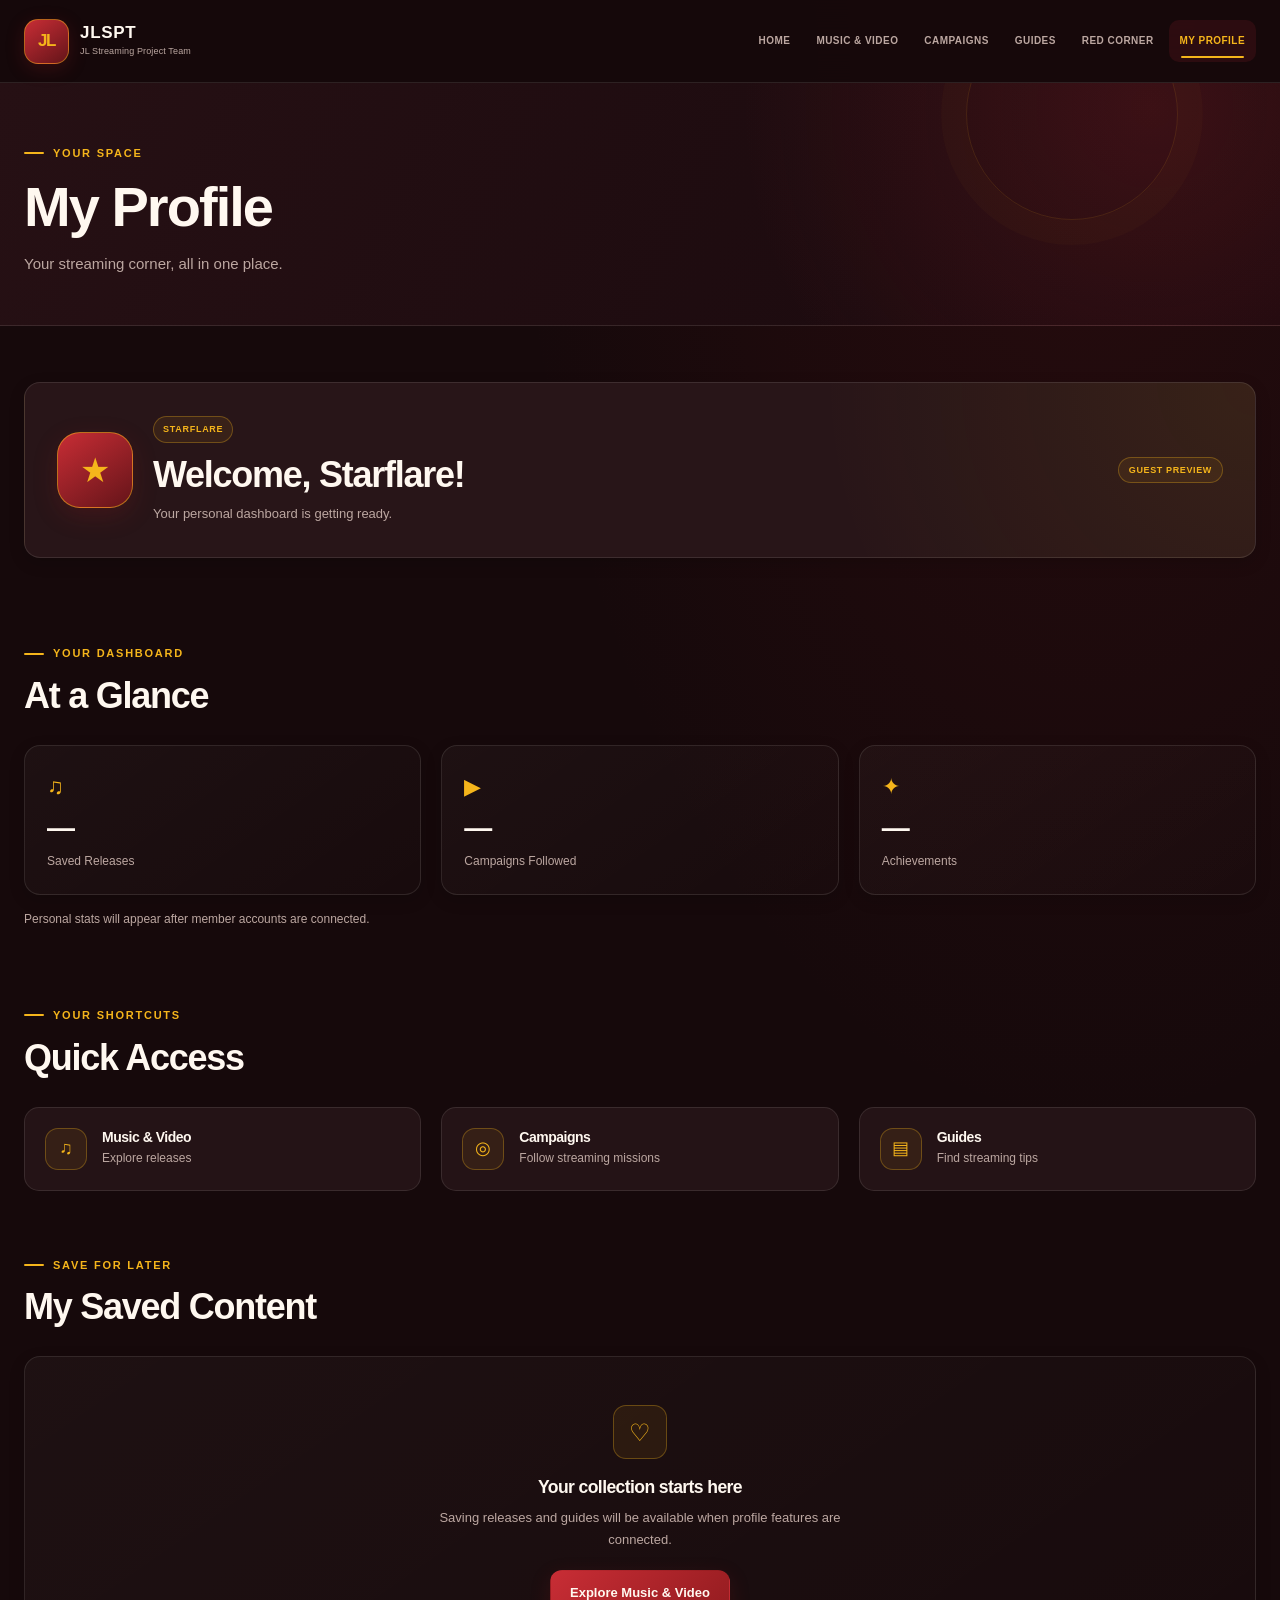
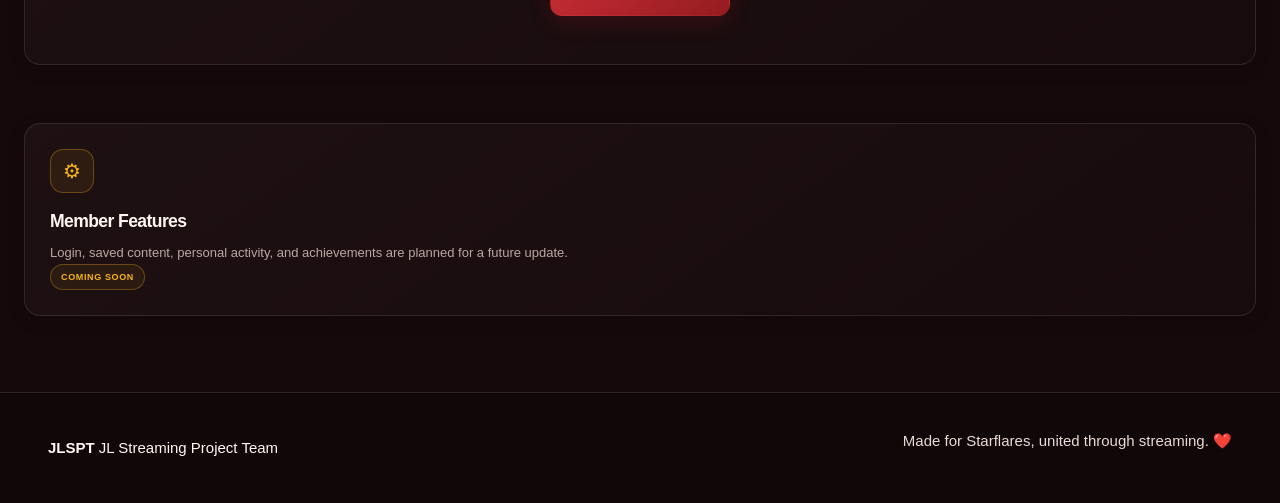
<file: my-profile.html>
<!DOCTYPE html>
<html lang="en">
<head>
    <meta charset="UTF-8">
    <meta name="viewport" content="width=device-width, initial-scale=1.0">
    <meta name="theme-color" content="#941c20">
    <title>My Profile | JLSPT</title>
    <meta name="description" content="Your personal JLSPT streaming dashboard and saved resources.">
    <link rel="stylesheet" href="style.css">
</head>
<body>

<header class="site-header">
    <div class="nav-inner">
        <a href="index.html" class="site-logo" aria-label="JLSPT Home">
            <span class="logo-mark" aria-hidden="true">JL</span>
            <span class="logo-text">
                <strong>JLSPT</strong>
                <small>JL Streaming Project Team</small>
            </span>
        </a>
        <nav class="nav-links" aria-label="Main navigation"></nav>
    </div>
</header>

<main>
    <section class="page-hero">
        <div class="container">
            <p class="eyebrow">YOUR SPACE</p>
            <h1>My Profile</h1>
            <p>Your streaming corner, all in one place.</p>
        </div>
    </section>

    <section class="section">
        <div class="container">
            <article class="profile-header-card">
                <div class="profile-avatar" aria-hidden="true">★</div>
                <div class="profile-intro">
                    <span class="category-badge">STARFLARE</span>
                    <h2>Welcome, Starflare!</h2>
                    <p>Your personal dashboard is getting ready.</p>
                </div>
                <span class="status-badge status-upcoming">GUEST PREVIEW</span>
            </article>
        </div>
    </section>

    <section class="section section-tight">
        <div class="container">
            <div class="section-heading">
                <div>
                    <p class="eyebrow">YOUR DASHBOARD</p>
                    <h2>At a Glance</h2>
                </div>
            </div>

            <div class="stats-grid">
                <article class="stat-card">
                    <span class="stat-icon" aria-hidden="true">♫</span>
                    <strong>—</strong>
                    <span>Saved Releases</span>
                </article>

                <article class="stat-card">
                    <span class="stat-icon" aria-hidden="true">▶</span>
                    <strong>—</strong>
                    <span>Campaigns Followed</span>
                </article>

                <article class="stat-card">
                    <span class="stat-icon" aria-hidden="true">✦</span>
                    <strong>—</strong>
                    <span>Achievements</span>
                </article>
            </div>

            <p class="muted-note" style="margin-top: 14px;">
                Personal stats will appear after member accounts are connected.
            </p>
        </div>
    </section>

    <section class="section section-tight">
        <div class="container">
            <div class="section-heading">
                <div>
                    <p class="eyebrow">YOUR SHORTCUTS</p>
                    <h2>Quick Access</h2>
                </div>
            </div>

            <div class="quick-grid">
                <a class="quick-card" href="music-video.html">
                    <span class="quick-card-icon" aria-hidden="true">♫</span>
                    <div>
                        <h3>Music &amp; Video</h3>
                        <p>Explore releases</p>
                    </div>
                </a>

                <a class="quick-card" href="campaigns.html">
                    <span class="quick-card-icon" aria-hidden="true">◎</span>
                    <div>
                        <h3>Campaigns</h3>
                        <p>Follow streaming missions</p>
                    </div>
                </a>

                <a class="quick-card" href="guides.html">
                    <span class="quick-card-icon" aria-hidden="true">▤</span>
                    <div>
                        <h3>Guides</h3>
                        <p>Find streaming tips</p>
                    </div>
                </a>
            </div>
        </div>
    </section>

    <section class="section section-tight">
        <div class="container">
            <div class="section-heading">
                <div>
                    <p class="eyebrow">SAVE FOR LATER</p>
                    <h2>My Saved Content</h2>
                </div>
            </div>

            <div class="empty-state">
                <div class="card-icon" aria-hidden="true">♡</div>
                <h3>Your collection starts here</h3>
                <p>Saving releases and guides will be available when profile features are connected.</p>
                <a href="music-video.html" class="btn btn-primary">
                    Explore Music &amp; Video
                </a>
            </div>
        </div>
    </section>

    <section class="section section-tight">
        <div class="container">
            <div class="content-card">
                <div class="card-icon" aria-hidden="true">⚙</div>
                <h3>Member Features</h3>
                <p>Login, saved content, personal activity, and achievements are planned for a future update.</p>
                <span class="status-badge status-upcoming">COMING SOON</span>
            </div>
        </div>
    </section>
</main>

<footer class="site-footer">
    <div class="container">
        <div class="footer-content">
            <div>
                <strong>JLSPT</strong>
                <span>JL Streaming Project Team</span>
            </div>
            <p>Made for Starflares, united through streaming. ❤️</p>
        </div>
    </div>
</footer>

<script src="menu.js"></script>
</body>
</html>
</file>
<file: style.css>
/* =========================================
   JLSPT GLOBAL DESIGN SYSTEM
   Crimson Red • Gold • Warm White
========================================= */

:root {
    --red: #941c20;
    --red-bright: #c82d35;
    --red-soft: #f16c72;
    --red-deep: #641419;
    --gold: #f5b51b;
    --gold-soft: #ffda75;

    --bg: #16090b;
    --bg-soft: #201013;
    --surface: #281518;
    --surface-light: #331b1e;
    --card: #241316;
    --card-hover: #32191d;

    --text: #fff8f0;
    --text-soft: #eadbd5;
    --muted: #bca7a1;

    --border: rgba(255, 248, 240, 0.10);
    --border-light: rgba(255, 248, 240, 0.18);
    --border-red: rgba(200, 45, 53, 0.42);
    --border-gold: rgba(245, 181, 27, 0.30);

    --success: #75d6a0;
    --warning: #f5c85b;
    --info: #8ec9ff;

    --shadow-sm: 0 5px 16px rgba(0, 0, 0, 0.16);
    --shadow: 0 14px 34px rgba(0, 0, 0, 0.22);
    --shadow-lg: 0 24px 60px rgba(0, 0, 0, 0.30);

    --radius-sm: 10px;
    --radius: 16px;
    --radius-lg: 24px;
    --radius-xl: 30px;

    --container: 1180px;
    --transition: 180ms ease;
}

/* RESET */

* {
    box-sizing: border-box;
}

html {
    width: 100%;
    min-height: 100%;
    scroll-behavior: smooth;
    scroll-padding-top: 100px;
}

body {
    width: 100%;
    min-width: 0;
    min-height: 100vh;
    margin: 0;
    overflow-wrap: break-word;
    background:
        radial-gradient(ellipse at 85% 0%, rgba(148, 28, 32, 0.14), transparent 38%),
        var(--bg);
    color: var(--text);
    font-family: Inter, -apple-system, BlinkMacSystemFont, "Segoe UI", Roboto, Arial, sans-serif;
    font-size: 15px;
    line-height: 1.65;
    -webkit-font-smoothing: antialiased;
}

body.menu-open {
    overflow: hidden;
}

img,
svg,
video {
    display: block;
    max-width: 100%;
}

img {
    height: auto;
}

a {
    color: inherit;
    text-decoration: none;
}

button,
input,
select,
textarea {
    max-width: 100%;
    font: inherit;
}

button,
a,
input,
select,
textarea {
    -webkit-tap-highlight-color: transparent;
}

button {
    color: inherit;
}

::selection {
    background: var(--gold);
    color: #241013;
}

:focus-visible {
    outline: 3px solid var(--gold);
    outline-offset: 4px;
}

[hidden] {
    display: none !important;
}

/* LAYOUT */

.container {
    width: calc(100% - 40px);
    max-width: var(--container);
    min-width: 0;
    margin-inline: auto;
}

main,
section,
header,
footer,
nav,
article,
aside {
    min-width: 0;
}

.section {
    padding-block: 56px;
}

.section-tight {
    padding-block: 34px;
}

.section + .section {
    padding-top: 24px;
}

.page-content {
    width: 100%;
    padding-block: 42px 70px;
}

.muted-note {
    color: var(--muted);
    font-size: 12px;
    line-height: 1.7;
}

.text-center {
    text-align: center;
}

/* TYPOGRAPHY */

h1,
h2,
h3,
h4,
p {
    margin-top: 0;
}

h1,
h2,
h3,
h4 {
    color: var(--text);
    line-height: 1.2;
    letter-spacing: -0.035em;
}

h1 {
    margin-bottom: 18px;
    font-size: clamp(2.25rem, 6vw, 4.5rem);
    font-weight: 850;
}

h2 {
    margin-bottom: 14px;
    font-size: clamp(1.55rem, 3vw, 2.25rem);
    font-weight: 800;
}

h3 {
    margin-bottom: 10px;
    font-size: 1.1rem;
    font-weight: 750;
}

p {
    color: var(--text-soft);
}

.eyebrow {
    display: inline-flex;
    align-items: center;
    gap: 9px;
    margin-bottom: 12px;
    color: var(--gold);
    font-size: 11px;
    font-weight: 850;
    letter-spacing: 0.16em;
    line-height: 1.5;
    text-transform: uppercase;
}

.eyebrow::before {
    width: 20px;
    height: 2px;
    border-radius: 99px;
    background: currentColor;
    content: "";
}

.section-heading {
    display: flex;
    align-items: flex-end;
    justify-content: space-between;
    gap: 20px;
    margin-bottom: 28px;
}

.section-heading h2 {
    margin-bottom: 0;
}

.section-heading p:not(.eyebrow) {
    max-width: 580px;
    margin: 10px 0 0;
    color: var(--muted);
    font-size: 14px;
}

/* HEADER */

.site-header {
    position: sticky;
    z-index: 100;
    top: 0;
    width: 100%;
    border-bottom: 1px solid var(--border);
    background: rgba(22, 9, 11, 0.94);
    backdrop-filter: blur(18px);
    -webkit-backdrop-filter: blur(18px);
}

.nav-inner {
    display: flex;
    width: calc(100% - 36px);
    max-width: 1320px;
    min-width: 0;
    min-height: 82px;
    align-items: center;
    justify-content: space-between;
    gap: 26px;
    margin-inline: auto;
}

.site-logo {
    display: inline-flex;
    min-width: 0;
    flex-shrink: 0;
    align-items: center;
    gap: 11px;
}

.logo-mark {
    display: grid;
    width: 45px;
    height: 45px;
    flex-shrink: 0;
    place-items: center;
    border: 1px solid rgba(245, 181, 27, 0.48);
    border-radius: 14px;
    background: linear-gradient(145deg, var(--red-bright), var(--red-deep));
    box-shadow: 0 5px 18px rgba(148, 28, 32, 0.25);
    color: var(--gold);
    font-size: 17px;
    font-weight: 900;
    letter-spacing: -0.08em;
}

.logo-text {
    display: grid;
    min-width: 0;
    gap: 2px;
}

.logo-text strong {
    color: var(--text);
    font-size: 17px;
    font-weight: 900;
    letter-spacing: 0.04em;
    line-height: 1.1;
}

.logo-text small {
    color: var(--muted);
    font-size: 9px;
    letter-spacing: 0.015em;
    line-height: 1.4;
}

.nav-links {
    display: flex;
    min-width: 0;
    align-items: center;
    justify-content: flex-end;
    gap: 4px;
}

.nav-links a {
    position: relative;
    display: inline-flex;
    min-height: 42px;
    align-items: center;
    justify-content: center;
    padding: 10px 11px;
    border-radius: 10px;
    color: var(--muted);
    font-size: 10px;
    font-weight: 800;
    letter-spacing: 0.045em;
    transition: color var(--transition), background var(--transition);
}

.nav-links a:hover {
    background: rgba(255, 248, 240, 0.05);
    color: var(--text);
}

.nav-links a.active {
    background: rgba(200, 45, 53, 0.13);
    color: var(--gold);
}

.nav-links a.active::after {
    position: absolute;
    right: 12px;
    bottom: 4px;
    left: 12px;
    height: 2px;
    border-radius: 99px;
    background: var(--gold);
    content: "";
}

.mobile-menu-toggle {
    display: none;
    width: 44px;
    height: 44px;
    flex-shrink: 0;
    align-items: center;
    justify-content: center;
    flex-direction: column;
    gap: 5px;
    padding: 10px;
    border: 1px solid var(--border-light);
    border-radius: 12px;
    background: var(--surface);
    cursor: pointer;
}

.mobile-menu-toggle span {
    display: block;
    width: 19px;
    height: 2px;
    border-radius: 10px;
    background: var(--text);
    transition: transform var(--transition), opacity var(--transition);
}

.mobile-menu-toggle.is-open span:first-child {
    transform: translateY(7px) rotate(45deg);
}

.mobile-menu-toggle.is-open span:nth-child(2) {
    opacity: 0;
}

.mobile-menu-toggle.is-open span:last-child {
    transform: translateY(-7px) rotate(-45deg);
}

/* BUTTONS */

.btn {
    display: inline-flex;
    max-width: 100%;
    min-height: 46px;
    align-items: center;
    justify-content: center;
    gap: 9px;
    padding: 12px 19px;
    border: 1px solid transparent;
    border-radius: 12px;
    font-size: 13px;
    font-weight: 800;
    line-height: 1.3;
    text-align: center;
    cursor: pointer;
    transition: transform var(--transition), background var(--transition), border-color var(--transition), box-shadow var(--transition);
}

.btn:hover {
    transform: translateY(-2px);
}

.btn-primary {
    background: linear-gradient(135deg, var(--red-bright), var(--red));
    box-shadow: 0 7px 20px rgba(148, 28, 32, 0.22);
    color: #fff8f0;
}

.btn-primary:hover {
    background: linear-gradient(135deg, #df3b43, #a51f27);
    box-shadow: 0 10px 25px rgba(148, 28, 32, 0.3);
}

.btn-secondary {
    border-color: var(--border-light);
    background: rgba(255, 248, 240, 0.035);
    color: var(--text);
}

.btn-secondary:hover {
    border-color: var(--border-gold);
    background: rgba(245, 181, 27, 0.07);
}

.btn-gold {
    background: var(--gold);
    color: #2a1510;
}

.btn-gold:hover {
    background: var(--gold-soft);
}

.btn-small {
    min-height: 36px;
    padding: 9px 13px;
    font-size: 11px;
}

.text-link {
    display: inline-flex;
    align-items: center;
    gap: 7px;
    margin-top: 18px;
    color: var(--gold);
    font-size: 12px;
    font-weight: 800;
}

.text-link:hover {
    color: var(--gold-soft);
}

/* HEROES */

.hero {
    position: relative;
    overflow: hidden;
    width: 100%;
    padding-block: clamp(58px, 9vw, 110px);
    border-bottom: 1px solid var(--border);
    background:
        radial-gradient(circle at 78% 35%, rgba(245, 181, 27, 0.10), transparent 24%),
        radial-gradient(circle at 90% 15%, rgba(200, 45, 53, 0.30), transparent 42%),
        linear-gradient(125deg, #2a0e13 0%, #19090d 55%, #241013 100%);
}

.hero::after {
    position: absolute;
    top: -120px;
    right: -100px;
    width: 370px;
    height: 370px;
    border: 1px solid rgba(245, 181, 27, 0.14);
    border-radius: 50%;
    box-shadow: 0 0 0 35px rgba(245, 181, 27, 0.025), 0 0 0 75px rgba(245, 181, 27, 0.02);
    content: "";
    pointer-events: none;
}

.hero-content {
    position: relative;
    z-index: 1;
    max-width: 780px;
}

.hero h1 {
    max-width: 850px;
}

.hero h1 span {
    color: var(--gold);
}

.hero p:not(.eyebrow) {
    max-width: 640px;
    color: var(--text-soft);
    font-size: clamp(15px, 2vw, 18px);
}

.hero-actions {
    display: flex;
    flex-wrap: wrap;
    gap: 12px;
    margin-top: 26px;
}

.page-hero {
    position: relative;
    overflow: hidden;
    width: 100%;
    padding-block: 54px 48px;
    border-bottom: 1px solid var(--border);
    background:
        radial-gradient(circle at 90% 10%, rgba(200, 45, 53, 0.19), transparent 35%),
        linear-gradient(115deg, #261014, #19090d);
}

.page-hero::after {
    position: absolute;
    top: -75px;
    right: 8%;
    width: 210px;
    height: 210px;
    border: 1px solid rgba(245, 181, 27, 0.12);
    border-radius: 50%;
    box-shadow: 0 0 0 25px rgba(245, 181, 27, 0.025);
    content: "";
    pointer-events: none;
}

.page-hero .container {
    position: relative;
    z-index: 1;
}

.page-hero h1 {
    margin-bottom: 12px;
    font-size: clamp(2.1rem, 5vw, 3.5rem);
}

.page-hero p:not(.eyebrow) {
    max-width: 650px;
    margin-bottom: 0;
    color: var(--muted);
    font-size: 15px;
}

/* GENERIC CARDS */

.content-grid,
.card-grid,
.campaign-grid,
.guides-grid,
.platform-grid,
.stats-grid,
.quick-grid {
    display: grid;
    gap: 20px;
}

.content-grid,
.card-grid,
.campaign-grid,
.guides-grid,
.platform-grid {
    grid-template-columns: repeat(3, minmax(0, 1fr));
}

.content-card,
.feature-card,
.platform-card,
.guide-card,
.stat-card,
.empty-state,
.profile-header-card {
    min-width: 0;
    border: 1px solid var(--border);
    border-radius: var(--radius);
    background: linear-gradient(145deg, rgba(255, 248, 240, 0.035), rgba(255, 248, 240, 0.012));
    box-shadow: var(--shadow-sm);
}

.content-card,
.feature-card,
.platform-card,
.guide-card {
    display: flex;
    min-width: 0;
    flex-direction: column;
    align-items: flex-start;
    padding: 25px;
    transition: transform var(--transition), border-color var(--transition), background var(--transition), box-shadow var(--transition);
}

.content-card:hover,
.feature-card:hover,
.platform-card:hover,
.guide-card:hover {
    transform: translateY(-3px);
    border-color: var(--border-red);
    background-color: var(--surface);
    box-shadow: var(--shadow);
}

.content-card p,
.feature-card p,
.platform-card p,
.guide-card p {
    max-width: 100%;
    margin-bottom: 0;
    color: var(--muted);
    font-size: 13px;
}

.content-card .text-link {
    margin-top: auto;
    padding-top: 20px;
}

.card-icon,
.quick-card-icon {
    display: grid;
    width: 44px;
    height: 44px;
    flex-shrink: 0;
    place-items: center;
    border: 1px solid var(--border-gold);
    border-radius: 13px;
    background: rgba(245, 181, 27, 0.08);
    color: var(--gold);
    font-size: 20px;
}

.card-icon {
    margin-bottom: 18px;
}

.category-badge {
    display: inline-flex;
    max-width: 100%;
    width: fit-content;
    align-items: center;
    gap: 6px;
    padding: 5px 9px;
    border: 1px solid var(--border-gold);
    border-radius: 99px;
    background: rgba(245, 181, 27, 0.08);
    color: var(--gold);
    font-size: 9px;
    font-weight: 850;
    letter-spacing: 0.08em;
}

/* LIVE STATION */

.live-card {
    display: flex;
    min-width: 0;
    align-items: center;
    justify-content: space-between;
    gap: 22px;
    padding: 26px;
    border: 1px solid rgba(117, 214, 160, 0.25);
    border-radius: var(--radius);
    background: radial-gradient(circle at 100% 0%, rgba(117, 214, 160, 0.08), transparent 45%), var(--surface);
}

.live-card-content {
    display: flex;
    min-width: 0;
    flex-direction: column;
    gap: 10px;
}

.live-card h2,
.live-card h3 {
    margin-bottom: 8px;
}

.live-card p {
    margin-bottom: 0;
    color: var(--muted);
    font-size: 17px;
}

.live-status {
    display: inline-flex;
    max-width: 100%;
    flex-shrink: 0;
    align-items: center;
    gap: 8px;
    padding: 8px 12px;
    border: 1px solid rgba(117, 214, 160, 0.25);
    border-radius: 99px;
    background: rgba(117, 214, 160, 0.07);
    color: var(--success);
    font-size: 10px;
    font-weight: 850;
    letter-spacing: 0.06em;
}

.live-dot,
.status-dot {
    width: 7px;
    height: 7px;
    flex-shrink: 0;
    border-radius: 50%;
    background: currentColor;
}

.live-dot {
    animation: live-pulse 1.8s infinite;
}

/* STATUS BADGES */

.status-badge {
    display: inline-flex;
    max-width: 100%;
    width: fit-content;
    align-items: center;
    gap: 7px;
    padding: 6px 10px;
    border: 1px solid var(--border-light);
    border-radius: 99px;
    background: rgba(255, 248, 240, 0.04);
    color: var(--text-soft);
    font-size: 9px;
    font-weight: 850;
    letter-spacing: 0.07em;
    line-height: 1.4;
}

.status-active {
    border-color: rgba(117, 214, 160, 0.25);
    background: rgba(117, 214, 160, 0.08);
    color: var(--success);
}

.status-upcoming {
    border-color: var(--border-gold);
    background: rgba(245, 181, 27, 0.07);
    color: var(--gold);
}

.status-completed {
    border-color: var(--border-light);
    color: var(--muted);
}

/* CAMPAIGN CARD SPACING */

.campaign-card {
    overflow: hidden;
    min-width: 0;
    border: 1px solid var(--border-red);
    border-radius: var(--radius-lg);
    background:
        radial-gradient(circle at 100% 0%, rgba(200, 45, 53, 0.14), transparent 38%),
        var(--surface);
    box-shadow: var(--shadow);
}

.campaign-card-content {
    display: flex;
    min-width: 0;
    flex-direction: column;
    gap: 30px;
    padding: clamp(24px, 4vw, 42px);
}

.campaign-card-top {
    display: flex;
    align-items: center;
    justify-content: space-between;
    flex-wrap: wrap;
    gap: 12px;
}

.campaign-intro {
    max-width: 760px;
}

.campaign-intro h2 {
    margin-bottom: 14px;
    font-size: clamp(1.8rem, 4vw, 2.6rem);
}

.campaign-intro p {
    max-width: 700px;
    margin-bottom: 0;
    color: var(--text-soft);
    font-size: 15px;
    line-height: 1.8;
}

/* PROGRESS TRACKER */

.campaign-tracker {
    min-width: 0;
    padding: clamp(20px, 3.5vw, 32px);
    border: 1px solid var(--border);
    border-radius: 19px;
    background: rgba(13, 6, 8, 0.45);
}

.tracker-heading {
    display: flex;
    align-items: flex-end;
    justify-content: space-between;
    gap: 20px;
    margin-bottom: 22px;
}

.tracker-heading > div {
    display: flex;
    min-width: 0;
    flex-direction: column;
    gap: 5px;
}

.tracker-label,
.tracker-goal > span,
.tracker-stat-label {
    color: var(--muted);
    font-size: 10px;
    font-weight: 800;
    letter-spacing: 0.08em;
    text-transform: uppercase;
}

.tracker-percentage {
    color: var(--gold);
    font-size: clamp(2rem, 5vw, 3.1rem);
    font-weight: 900;
    letter-spacing: -0.055em;
    line-height: 1.1;
}

.tracker-goal {
    text-align: right;
}

.tracker-goal strong {
    color: var(--text);
    font-size: clamp(14px, 2vw, 18px);
}

.progress-track {
    overflow: hidden;
    width: 100%;
    height: 14px;
    border: 1px solid rgba(255, 248, 240, 0.08);
    border-radius: 99px;
    background: #10090a;
}

.progress-fill {
    height: 100%;
    border-radius: inherit;
    background: linear-gradient(90deg, var(--red-bright), var(--gold));
    box-shadow: 0 0 18px rgba(245, 181, 27, 0.22);
    transition: width 500ms ease;
}

.tracker-stats {
    display: grid;
    grid-template-columns: repeat(2, minmax(0, 1fr));
    gap: 14px;
    margin-top: 22px;
}

.tracker-stat {
    display: flex;
    min-width: 0;
    align-items: center;
    gap: 13px;
    padding: 17px;
    border: 1px solid var(--border);
    border-radius: 13px;
    background: rgba(255, 248, 240, 0.025);
}

.tracker-stat-icon {
    display: grid;
    width: 38px;
    height: 38px;
    flex-shrink: 0;
    place-items: center;
    border: 1px solid var(--border-gold);
    border-radius: 11px;
    background: rgba(245, 181, 27, 0.08);
    color: var(--gold);
    font-size: 17px;
}

.tracker-stat > div {
    display: flex;
    min-width: 0;
    flex-direction: column;
    gap: 3px;
}

.tracker-stat-label {
    font-size: 9px;
    letter-spacing: 0.04em;
}

.tracker-stat strong {
    color: var(--text);
    font-size: clamp(18px, 3vw, 25px);
    font-weight: 900;
    line-height: 1.2;
    overflow-wrap: anywhere;
}

.tracker-stat-remaining {
    border-color: var(--border-gold);
}

.tracker-stat-remaining strong {
    color: var(--gold);
}

.tracker-note {
    margin: 16px 0 0;
    color: var(--muted);
    font-size: 11px;
    line-height: 1.6;
}

.campaign-divider {
    width: 100%;
    height: 1px;
    background: var(--border);
}

.campaign-details {
    display: grid;
    grid-template-columns: minmax(0, 1.2fr) minmax(240px, 0.8fr);
    align-items: center;
    gap: clamp(24px, 4vw, 48px);
}

.campaign-details-copy {
    max-width: 620px;
}

.campaign-details-copy h3 {
    margin-bottom: 12px;
    font-size: clamp(1.35rem, 3vw, 1.8rem);
}

.campaign-details-copy p:not(.eyebrow) {
    margin-bottom: 0;
    color: var(--muted);
    font-size: 13px;
    line-height: 1.8;
}

.campaign-actions {
    display: grid;
    grid-template-columns: 1fr;
    gap: 12px;
    width: 100%;
    max-width: 320px;
    justify-self: end;
}

.campaign-actions .btn {
    width: 100%;
    min-height: 49px;
    padding: 14px 16px;
    white-space: normal;
}

/* SMALL DASHBOARD CARDS */

.next-grid {
    display: grid;
    grid-template-columns: repeat(3, minmax(0, 1fr));
    gap: 16px;
}

.next-card {
    display: flex;
    min-width: 0;
    align-items: flex-start;
    gap: 13px;
    padding: 20px;
    border: 1px solid var(--border);
    border-radius: 14px;
    background: var(--card);
}

.next-card h3 {
    margin-bottom: 7px;
    font-size: 14px;
}

.next-card p {
    margin-bottom: 0;
    color: var(--muted);
    font-size: 12px;
}

.next-card .card-icon {
    width: 38px;
    height: 38px;
    margin-bottom: 0;
    font-size: 17px;
}

/* QUICK ACCESS */

.quick-grid {
    grid-template-columns: repeat(3, minmax(0, 1fr));
}

.quick-card {
    display: flex;
    min-width: 0;
    align-items: center;
    gap: 15px;
    padding: 20px;
    border: 1px solid var(--border);
    border-radius: 15px;
    background: var(--card);
    transition: transform var(--transition), border-color var(--transition), background var(--transition);
}

.quick-card:hover {
    transform: translateY(-2px);
    border-color: var(--border-gold);
    background: var(--surface-light);
}

.quick-card h3 {
    margin-bottom: 4px;
    font-size: 14px;
}

.quick-card p {
    margin-bottom: 0;
    color: var(--muted);
    font-size: 12px;
}

.quick-card-icon {
    width: 42px;
    height: 42px;
    font-size: 18px;
}

/* RED CORNER */

.red-corner-page {
    padding-block: 42px 68px;
}

.red-corner-banner,
.red-feature-card {
    position: relative;
    overflow: hidden;
    min-width: 0;
    padding: clamp(24px, 5vw, 42px);
    border: 1px solid var(--border-gold);
    border-radius: var(--radius-lg);
    background:
        radial-gradient(circle at 90% 10%, rgba(245, 181, 27, 0.12), transparent 34%),
        linear-gradient(120deg, #79171e, #451219 70%, #291014);
    box-shadow: var(--shadow);
}

.red-corner-banner h2,
.red-feature-card h2 {
    max-width: 720px;
    font-size: clamp(1.6rem, 4vw, 2.5rem);
}

.red-corner-banner p,
.red-feature-card p {
    max-width: 690px;
    color: #f2dfe0;
}

.community-topics {
    display: grid;
    grid-template-columns: repeat(3, minmax(0, 1fr));
    gap: 18px;
}

.community-topic {
    min-width: 0;
    padding: 23px;
    border: 1px solid var(--border);
    border-radius: var(--radius);
    background: var(--card);
}

.community-topic h3 {
    margin-top: 14px;
}

.community-topic p {
    margin-bottom: 0;
    color: var(--muted);
    font-size: 13px;
}

/* MUSIC AND VIDEO */

.release-grid {
    display: grid;
    grid-template-columns: repeat(3, minmax(0, 1fr));
    gap: 20px;
}

.release-card {
    overflow: hidden;
    min-width: 0;
    border: 1px solid var(--border);
    border-radius: var(--radius);
    background: var(--card);
    transition: transform var(--transition), border-color var(--transition), box-shadow var(--transition);
}

.release-card:hover {
    transform: translateY(-4px);
    border-color: var(--border-red);
    box-shadow: var(--shadow);
}

.release-card-content {
    min-width: 0;
    padding: 20px;
}

.release-card-content h3 {
    margin-block: 12px 8px;
}

.release-card-content p {
    margin-bottom: 0;
    color: var(--muted);
    font-size: 12px;
}

.album-art-placeholder {
    position: relative;
    display: grid;
    overflow: hidden;
    min-height: 0;
    aspect-ratio: 1 / 1;
    place-items: center;
    isolation: isolate;
    background: linear-gradient(135deg, #54131b, #a51f2c);
}

.album-art-placeholder::before,
.album-art-placeholder::after {
    position: absolute;
    z-index: -1;
    border: 1px solid rgba(255, 248, 240, 0.25);
    border-radius: 50%;
    content: "";
}

.album-art-placeholder::before {
    width: 72%;
    aspect-ratio: 1;
    box-shadow: 0 0 0 18px rgba(255, 248, 240, 0.035), 0 0 0 38px rgba(255, 248, 240, 0.025);
}

.album-art-placeholder::after {
    width: 42%;
    aspect-ratio: 1;
    border-color: rgba(245, 181, 27, 0.7);
    box-shadow: 0 0 35px rgba(245, 181, 27, 0.12);
}

.album-art-placeholder span {
    z-index: 1;
    color: var(--text);
    font-size: clamp(1.6rem, 4vw, 2.7rem);
    font-weight: 950;
    letter-spacing: -0.07em;
    text-align: center;
    text-shadow: 0 4px 22px rgba(0, 0, 0, 0.28);
}

.album-art-alon {
    background: radial-gradient(circle at 50% 45%, rgba(245, 181, 27, 0.3), transparent 25%), linear-gradient(145deg, #bc3440, #64131d 70%, #240d12);
}

.album-art-ahof {
    background: radial-gradient(circle at 30% 25%, rgba(245, 181, 27, 0.20), transparent 30%), linear-gradient(145deg, #7c2636, #321c35 60%, #16111f);
}

.album-art-ul {
    background: radial-gradient(circle at 65% 35%, rgba(142, 201, 255, 0.23), transparent 30%), linear-gradient(145deg, #28405d, #34203f 60%, #17101e);
}

.album-art-pluus {
    background: radial-gradient(circle at 35% 35%, rgba(255, 218, 117, 0.18), transparent 32%), linear-gradient(145deg, #9a5c35, #552b35 65%, #25131b);
}

.filter-bar,
.filter-row {
    display: flex;
    flex-wrap: wrap;
    gap: 9px;
    margin-bottom: 26px;
}

.filter-panel {
    width: 100%;
    min-width: 0;
    margin-bottom: 26px;
}

.filter-btn {
    min-height: 38px;
    padding: 9px 14px;
    border: 1px solid var(--border);
    border-radius: 99px;
    background: var(--card);
    color: var(--muted);
    font-size: 11px;
    font-weight: 800;
    cursor: pointer;
    transition: color var(--transition), border-color var(--transition), background var(--transition);
}

.filter-btn:hover,
.filter-btn.active {
    border-color: var(--border-gold);
    background: rgba(245, 181, 27, 0.09);
    color: var(--gold);
}

.section-cta {
    display: flex;
    min-width: 0;
    flex-wrap: wrap;
    align-items: center;
    justify-content: space-between;
    gap: 24px;
    padding: 26px;
    border: 1px solid var(--border);
    border-radius: var(--radius);
    background: var(--surface);
}

.section-cta h3 {
    margin-bottom: 6px;
}

.section-cta p {
    margin-bottom: 0;
    color: var(--muted);
    font-size: 13px;
}

/* GUIDES AND FAQ */

.guide-list {
    display: grid;
    gap: 12px;
    padding: 0;
    margin: 0;
    list-style: none;
    counter-reset: guide-step;
}

.guide-list li {
    position: relative;
    min-width: 0;
    padding: 15px 16px 15px 48px;
    border: 1px solid var(--border);
    border-radius: 12px;
    background: rgba(255, 248, 240, 0.025);
    color: var(--text-soft);
    font-size: 13px;
    counter-increment: guide-step;
}

.guide-list li::before {
    position: absolute;
    top: 14px;
    left: 15px;
    display: grid;
    width: 23px;
    height: 23px;
    place-items: center;
    border-radius: 7px;
    background: rgba(245, 181, 27, 0.11);
    color: var(--gold);
    content: counter(guide-step);
    font-size: 10px;
    font-weight: 900;
}

.guide-number {
    display: grid;
    width: 34px;
    height: 34px;
    flex-shrink: 0;
    place-items: center;
    border: 1px solid var(--border-gold);
    border-radius: 10px;
    background: rgba(245, 181, 27, 0.08);
    color: var(--gold);
    font-size: 12px;
    font-weight: 900;
}

.faq-list {
    display: grid;
    gap: 10px;
}

.faq-item,
details {
    min-width: 0;
    border: 1px solid var(--border);
    border-radius: 13px;
    background: var(--card);
}

.faq-item summary,
details summary {
    position: relative;
    padding: 17px 44px 17px 18px;
    color: var(--text);
    font-size: 13px;
    font-weight: 750;
    cursor: pointer;
    list-style: none;
}

.faq-item summary::-webkit-details-marker,
details summary::-webkit-details-marker {
    display: none;
}

.faq-item summary::after,
details summary::after {
    position: absolute;
    top: 50%;
    right: 17px;
    color: var(--gold);
    content: "+";
    font-size: 20px;
    transform: translateY(-50%);
}

.faq-item[open] summary::after,
details[open] summary::after {
    content: "−";
}

.faq-item p,
details p {
    padding: 0 18px 18px;
    margin-bottom: 0;
    color: var(--muted);
    font-size: 13px;
}

/* PROFILE */

.profile-header-card {
    display: flex;
    min-width: 0;
    align-items: center;
    gap: 20px;
    padding: clamp(22px, 4vw, 32px);
    background: radial-gradient(circle at 100% 0%, rgba(245, 181, 27, 0.08), transparent 35%), var(--surface);
}

.profile-avatar {
    display: grid;
    width: 76px;
    height: 76px;
    flex-shrink: 0;
    place-items: center;
    border: 1px solid rgba(245, 181, 27, 0.55);
    border-radius: 23px;
    background: linear-gradient(145deg, var(--red-bright), var(--red-deep));
    box-shadow: 0 8px 24px rgba(148, 28, 32, 0.22);
    color: var(--gold);
    font-size: 34px;
}

.profile-intro {
    flex: 1;
    min-width: 0;
}

.profile-intro h2 {
    margin-block: 10px 7px;
}

.profile-intro p {
    margin-bottom: 0;
    color: var(--muted);
    font-size: 13px;
}

.stats-grid {
    grid-template-columns: repeat(3, minmax(0, 1fr));
}

.stat-card {
    display: flex;
    min-width: 0;
    min-height: 150px;
    align-items: flex-start;
    flex-direction: column;
    justify-content: center;
    gap: 8px;
    padding: 22px;
}

.stat-icon {
    color: var(--gold);
    font-size: 22px;
}

.stat-card strong {
    color: var(--text);
    font-size: 28px;
    font-weight: 900;
    line-height: 1.1;
}

.stat-card span:last-child {
    color: var(--muted);
    font-size: 12px;
}

/* EMPTY STATES */

.empty-state {
    display: flex;
    min-width: 0;
    align-items: center;
    flex-direction: column;
    padding: clamp(28px, 5vw, 48px) 24px;
    text-align: center;
}

.empty-state .card-icon {
    width: 54px;
    height: 54px;
    font-size: 24px;
}

.empty-state h3 {
    margin-bottom: 9px;
}

.empty-state p {
    max-width: 440px;
    margin-bottom: 20px;
    color: var(--muted);
    font-size: 13px;
}

/* SEARCH AND FORMS */

.search-box,
input[type="search"],
input[type="text"],
input[type="email"],
textarea,
select {
    display: block;
    width: 100%;
    min-width: 0;
    min-height: 45px;
    padding: 11px 14px;
    border: 1px solid var(--border-light);
    border-radius: 11px;
    background: var(--bg-soft);
    color: var(--text);
}

input::placeholder,
textarea::placeholder {
    color: #927d78;
}

.search-box:focus,
input:focus,
textarea:focus,
select:focus {
    border-color: var(--gold);
}

.filter-controls {
    display: flex;
    flex-wrap: wrap;
    gap: 12px;
}

/* FOOTER AND SOCIAL ICONS */

.site-footer {
    width: 100%;
    margin-top: 42px;
    border-top: 1px solid var(--border);
    background: #100709;
}

.footer-content {
    display: flex;
    min-height: 110px;
    align-items: center;
    justify-content: space-between;
    gap: 28px;
    padding-block: 26px;
}

.footer-message {
    display: flex;
    min-width: 0;
    flex-direction: column;
    gap: 5px;
}

.footer-message strong {
    color: var(--text);
    font-size: 14px;
    font-weight: 800;
    letter-spacing: -0.01em;
}

.footer-message span {
    color: var(--muted);
    font-size: 11px;
}

.social-links {
    display: flex;
    align-items: center;
    justify-content: flex-end;
    flex-wrap: wrap;
    gap: 10px;
}

.social-links a {
    display: grid;
    width: 40px;
    height: 40px;
    flex-shrink: 0;
    place-items: center;
    border: 1px solid var(--border);
    border-radius: 12px;
    background: var(--surface);
    color: var(--text-soft);
    transition: transform var(--transition), color var(--transition), border-color var(--transition), background var(--transition);
}

.social-links a:hover {
    transform: translateY(-3px);
    border-color: var(--border-gold);
    background: rgba(245, 181, 27, 0.08);
    color: var(--gold);
}

.social-links svg {
    width: 18px;
    height: 18px;
    fill: currentColor;
}

.social-links svg rect,
.social-links svg circle:not(.icon-fill) {
    fill: none;
    stroke: currentColor;
    stroke-width: 2;
}

.social-links svg .icon-fill {
    fill: currentColor;
}

/* ANIMATION */

@keyframes live-pulse {
    0%, 100% {
        opacity: 1;
        box-shadow: 0 0 0 0 rgba(117, 214, 160, 0.28);
    }

    50% {
        opacity: 0.7;
        box-shadow: 0 0 0 6px rgba(117, 214, 160, 0);
    }
}

@media (prefers-reduced-motion: reduce) {
    *,
    *::before,
    *::after {
        scroll-behavior: auto !important;
        animation-duration: 0.01ms !important;
        animation-iteration-count: 1 !important;
        transition-duration: 0.01ms !important;
    }
}

/* TABLET AND COMPACT DESKTOP */

@media (max-width: 1100px) {
    .nav-inner {
        gap: 14px;
    }

    .nav-links {
        gap: 1px;
    }

    .nav-links a {
        padding-inline: 7px;
        font-size: 9px;
    }

    .logo-text small {
        max-width: 155px;
    }

    .content-grid,
    .card-grid,
    .campaign-grid,
    .guides-grid,
    .platform-grid,
    .release-grid {
        grid-template-columns: repeat(2, minmax(0, 1fr));
    }

    .campaign-details {
        grid-template-columns: minmax(0, 1fr) minmax(200px, 0.8fr);
        gap: 24px;
    }

    .community-topics {
        grid-template-columns: repeat(2, minmax(0, 1fr));
    }
}

/* TABLET NAVIGATION */

@media (max-width: 900px) {
    .nav-inner {
        position: relative;
        min-height: 72px;
    }

    .mobile-menu-toggle {
        display: flex;
    }

    .nav-links {
        position: fixed;
        z-index: 101;
        top: 72px;
        right: 0;
        bottom: 0;
        display: flex;
        width: min(330px, 88vw);
        min-width: 0;
        align-items: stretch;
        flex-direction: column;
        justify-content: flex-start;
        gap: 6px;
        padding: 24px 18px;
        border-left: 1px solid var(--border);
        background: #1b0c10;
        box-shadow: -18px 20px 40px rgba(0, 0, 0, 0.28);
        transform: translateX(105%);
        visibility: hidden;
        transition: transform 220ms ease, visibility 220ms ease;
    }

    .nav-links.mobile-open {
        transform: translateX(0);
        visibility: visible;
    }

    .nav-links a {
        min-height: 49px;
        justify-content: flex-start;
        padding: 13px 15px;
        border-radius: 11px;
        font-size: 11px;
    }

    .nav-links a.active::after {
        top: 12px;
        right: auto;
        bottom: 12px;
        left: 0;
        width: 3px;
        height: auto;
    }

    .hero {
        padding-block: 65px;
    }

    .section {
        padding-block: 42px;
    }

    .section-tight {
        padding-block: 26px;
    }
}

/* SMALL MOBILE */

@media (max-width: 620px) {
    .container {
        width: calc(100% - 28px);
        max-width: var(--container);
    }

    .nav-inner {
        width: calc(100% - 28px);
    }

    .logo-mark {
        width: 40px;
        height: 40px;
        border-radius: 12px;
        font-size: 15px;
    }

    .logo-text strong {
        font-size: 15px;
    }

    .logo-text small {
        max-width: 150px;
        font-size: 8px;
    }

    .hero {
        padding-block: 55px 60px;
    }

    .hero::after {
        top: -65px;
        right: -150px;
        width: 300px;
        height: 300px;
    }

    .hero-actions {
        align-items: stretch;
        flex-direction: column;
    }

    .hero-actions .btn {
        width: 100%;
    }

    .page-hero {
        padding-block: 42px 38px;
    }

    .section-heading {
        align-items: flex-start;
        flex-direction: column;
        gap: 12px;
        margin-bottom: 22px;
    }

    .content-grid,
    .card-grid,
    .campaign-grid,
    .guides-grid,
    .platform-grid,
    .release-grid,
    .next-grid,
    .quick-grid,
    .stats-grid,
    .community-topics {
        grid-template-columns: minmax(0, 1fr);
    }

    .content-card,
    .feature-card,
    .platform-card,
    .guide-card {
        padding: 21px;
    }

    .live-card {
        align-items: flex-start;
        flex-direction: column;
        padding: 21px;
    }

    .campaign-card-content {
        gap: 25px;
        padding: 22px 17px;
    }

    .campaign-card-top {
        align-items: flex-start;
        flex-direction: column;
        gap: 10px;
    }

    .campaign-tracker {
        padding: 19px 15px;
    }

    .tracker-heading {
        align-items: flex-start;
        gap: 14px;
    }

    .tracker-percentage {
        font-size: 2.25rem;
    }

    .tracker-goal strong {
        font-size: 14px;
    }

    .tracker-stats {
        grid-template-columns: minmax(0, 1fr);
        gap: 10px;
    }

    .tracker-stat {
        padding: 14px;
    }

    .tracker-stat strong {
        font-size: 21px;
    }

    .campaign-details {
        grid-template-columns: minmax(0, 1fr);
        gap: 22px;
    }

    .campaign-actions {
        grid-template-columns: minmax(0, 1fr);
        max-width: none;
        justify-self: stretch;
    }

    .campaign-actions .btn {
        width: 100%;
    }

    .next-card {
        padding: 17px;
    }

    .quick-card {
        padding: 17px;
    }

    .red-corner-banner,
    .red-feature-card {
        padding: 25px 20px;
    }

    .profile-header-card {
        align-items: flex-start;
        flex-wrap: wrap;
        gap: 15px;
        padding: 20px;
    }

    .profile-avatar {
        width: 62px;
        height: 62px;
        border-radius: 19px;
        font-size: 28px;
    }

    .profile-intro {
        flex-basis: calc(100% - 80px);
    }

    .profile-header-card > .status-badge {
        margin-left: 77px;
    }

    .stat-card {
        min-height: 120px;
    }

    .section-cta {
        align-items: flex-start;
        flex-direction: column;
        padding: 21px;
    }

    .section-cta .btn {
        width: 100%;
    }

    .footer-content {
        align-items: center;
        flex-direction: column;
        gap: 20px;
        text-align: center;
    }

    .footer-message {
        align-items: center;
    }

    .social-links {
        justify-content: center;
        gap: 9px;
    }

    .social-links a {
        width: 42px;
        height: 42px;
    }
}

/* PREVENT ACCIDENTAL PAGE-WIDE HORIZONTAL OVERFLOW */

@media (max-width: 1400px) {
    html,
    body {
        max-width: 100%;
    }

    .hero,
    .page-hero,
    .site-header,
    .site-footer {
        max-width: 100%;
    }

    .container,
    .page-content,
    .nav-inner,
    .footer-content {
        min-width: 0;
    }
}

/* FIX: Make the website fill the screen */
html,
body {
  width: 100% !important;
  min-width: 100% !important;
  max-width: 100% !important;
  margin: 0;
}

body {
  overflow-x: hidden;
}

header,
main,
footer {
  max-width: 100%;
}

/* ==========================================
   MUSIC & VIDEO: WIDER DESKTOP LAYOUT
   ========================================== */

body:has(.music-feature) main {
    width: 100%;
    max-width: none;
}

body:has(.music-feature) main > section > .container {
    width: calc(100% - 64px);
    max-width: 1500px;
    margin-left: auto;
    margin-right: auto;
    box-sizing: border-box;
}

/* Make the page hero use the same wider layout */
body:has(.music-feature) .page-hero .container {
    width: calc(100% - 64px);
    max-width: 1500px;
    margin-left: auto;
    margin-right: auto;
}

/* ==========================================
   DISCography: EQUAL, CENTERED COVER BOXES
   ========================================== */

body:has(.music-feature) .music-discography-grid {
    display: grid;
    grid-template-columns: repeat(4, minmax(0, 1fr));
    align-items: stretch;
    gap: 24px;
}

body:has(.music-feature) .music-release-card {
    min-width: 0;
    width: 100%;
    height: 100%;
    box-sizing: border-box;
    display: flex;
    flex-direction: column;
    align-items: stretch;
    overflow: hidden;
    padding: 0;
    text-align: center;
}

/* Identical square cover area for all four categories */
body:has(.music-feature) .music-release-card .album-art-placeholder {
    position: relative;
    width: calc(100% - 40px);
    max-width: 300px;
    aspect-ratio: 1 / 1;
    height: auto;
    flex: 0 0 auto;
    margin: 24px auto 0;
    padding: 16px;
    box-sizing: border-box;
    display: flex;
    flex-direction: column;
    align-items: center;
    justify-content: center;
    gap: 12px;
    overflow: hidden;
    text-align: center;
    border-radius: 14px;
}

body:has(.music-feature) .music-release-card .album-art-placeholder span {
    display: block;
    width: 100%;
    margin: 0;
    font-size: clamp(1.3rem, 1.8vw, 2rem);
    line-height: 1.2;
    font-weight: 800;
    text-align: center;
    overflow-wrap: anywhere;
}

body:has(.music-feature) .music-release-card .album-art-placeholder small {
    display: block;
    max-width: 100%;
    font-size: 0.72rem;
    line-height: 1.4;
    text-align: center;
    letter-spacing: 0.08em;
}

/* Equal card body spacing */
body:has(.music-feature) .music-release-body {
    width: 100%;
    flex: 1;
    box-sizing: border-box;
    display: flex;
    flex-direction: column;
    align-items: center;
    padding: 24px;
    text-align: center;
}

body:has(.music-feature) .music-release-body h3 {
    width: 100%;
    margin: 0 0 12px;
    text-align: center;
}

body:has(.music-feature) .music-release-body p {
    width: 100%;
    text-align: center;
}

body:has(.music-feature) .music-release-body .card-meta {
    justify-content: center;
}

body:has(.music-feature) .music-release-body .text-link {
    margin-top: auto;
    padding-top: 22px;
    text-align: center;
}

/* ==========================================
   FEATURED MUSIC VIDEO: LESS RED, MORE BALANCE
   ========================================== */

body:has(.music-feature) .red-feature-card.music-feature {
    display: grid;
    grid-template-columns: minmax(0, 1.4fr) minmax(260px, 0.8fr);
    align-items: center;
    gap: 44px;
    padding: clamp(28px, 4vw, 56px);
    overflow: hidden;
    color: #fffaf3;
    background:
        radial-gradient(
            circle at 85% 20%,
            rgba(245, 181, 27, 0.12),
            transparent 36%
        ),
        linear-gradient(125deg, #211c1c 0%, #302526 58%, #1b1718 100%);
    border: 1px solid rgba(245, 181, 27, 0.32);
    border-radius: 22px;
    box-shadow: 0 16px 44px rgba(0, 0, 0, 0.22);
}

body:has(.music-feature) .music-feature .eyebrow,
body:has(.music-feature) .music-feature .official-badge {
    color: #f5c85e;
}

body:has(.music-feature) .music-feature h2 {
    color: #fffaf3;
    font-size: clamp(2.8rem, 5vw, 4.8rem);
    line-height: 1.05;
    margin: 18px 0;
}

body:has(.music-feature) .music-feature p {
    color: #e0d6d2;
}

body:has(.music-feature) .music-feature .music-feature-note {
    font-size: 0.9rem;
    opacity: 0.85;
}

body:has(.music-feature) .music-feature-mark {
    width: 100%;
    min-height: 300px;
    box-sizing: border-box;
    display: flex;
    flex-direction: column;
    align-items: center;
    justify-content: center;
    gap: 16px;
    padding: 28px;
    text-align: center;
    color: #fffaf3;
    background:
        radial-gradient(
            circle at center,
            rgba(245, 181, 27, 0.13),
            transparent 65%
        ),
        #191516;
    border: 1px solid rgba(245, 181, 27, 0.45);
    border-radius: 18px;
}

body:has(.music-feature) .music-feature-mark span {
    color: #f5c85e;
    font-size: clamp(3rem, 5vw, 5rem);
    line-height: 1;
    font-weight: 900;
    letter-spacing: 0.08em;
}

body:has(.music-feature) .music-feature-mark small {
    color: #d9ceca;
    font-size: 0.78rem;
    letter-spacing: 0.12em;
}

body:has(.music-feature) .music-feature .btn-light {
    background: #f5c85e;
    color: #241d18;
    border-color: #f5c85e;
}

body:has(.music-feature) .music-feature .btn-light:hover {
    background: #ffe09a;
    border-color: #ffe09a;
}

body:has(.music-feature) .music-feature .btn-secondary {
    background: transparent;
    color: #fffaf3;
    border-color: rgba(255, 250, 243, 0.45);
}

/* ==========================================
   RESPONSIVE: TABLET AND MOBILE
   ========================================== */

@media (max-width: 1100px) {
    body:has(.music-feature) .music-discography-grid {
        grid-template-columns: repeat(2, minmax(0, 1fr));
    }

    body:has(.music-feature) .red-feature-card.music-feature {
        gap: 28px;
    }
}

@media (max-width: 700px) {
    body:has(.music-feature) main > section > .container,
    body:has(.music-feature) .page-hero .container {
        width: calc(100% - 32px);
    }

    body:has(.music-feature) .red-feature-card.music-feature {
        grid-template-columns: minmax(0, 1fr);
        gap: 24px;
        padding: 24px;
    }

    body:has(.music-feature) .music-feature-mark {
        min-height: 210px;
    }

    body:has(.music-feature) .music-discography-grid {
        grid-template-columns: minmax(0, 1fr);
        gap: 20px;
    }

    body:has(.music-feature) .music-release-card .album-art-placeholder {
        width: min(100% - 40px, 300px);
        margin-top: 22px;
    }

    body:has(.music-feature) .music-release-body {
        padding: 22px;
    }
}

/* =========================================
   JLSPT RESPONSIVE WIDTH FIX
   Wider tablet desktop view + full-width pages
   Add this at the VERY END of style.css
========================================= */

/* Let every page use the available screen width */
html,
body {
    width: 100%;
    max-width: 100%;
    margin: 0;
}

body {
    overflow-x: clip;
}

/* Wider shared layout */
.container {
    width: calc(100% - 64px);
    max-width: 1600px;
    margin-inline: auto;
}

/* Wider header and footer content */
.nav-inner {
    width: calc(100% - 64px);
    max-width: 1600px;
}

.footer-content {
    width: calc(100% - 64px);
    max-width: 1600px;
    margin-inline: auto;
}

/* Ensure main page sections can expand */
main,
.page-content {
    width: 100%;
    max-width: none;
    min-width: 0;
}

/* Keep hero backgrounds full width */
.hero,
.page-hero,
.site-header,
.site-footer {
    width: 100%;
    max-width: none;
}

/* Tablet in desktop view: use more screen space */
@media (min-width: 701px) {
    .container {
        width: calc(100% - 48px);
        max-width: 1800px;
    }

    .nav-inner,
    .footer-content {
        width: calc(100% - 48px);
        max-width: 1800px;
    }

    /* Prevent unnecessary narrow content in common page sections */
    main > section > .container,
    main > .section > .container,
    main > .page-content > .container {
        width: calc(100% - 48px);
        max-width: 1800px;
    }
}

/* Music Video: wider content and four discography categories */
@media (min-width: 1101px) {
    body:has(.music-feature) main > section > .container,
    body:has(.music-feature) .page-hero .container {
        width: calc(100% - 64px);
        max-width: 1800px;
    }

    body:has(.music-feature) .music-discography-grid {
        grid-template-columns: repeat(4, minmax(0, 1fr));
        gap: 24px;
    }
}

/* Tablet-sized screens: two balanced columns for discography */
@media (min-width: 701px) and (max-width: 1100px) {
    body:has(.music-feature) main > section > .container,
    body:has(.music-feature) .page-hero .container {
        width: calc(100% - 40px);
        max-width: none;
    }

    body:has(.music-feature) .music-discography-grid {
        grid-template-columns: repeat(2, minmax(0, 1fr));
        gap: 20px;
    }

    body:has(.music-feature) .red-feature-card.music-feature {
        grid-template-columns: minmax(0, 1fr);
    }

    body:has(.music-feature) .music-feature-mark {
        min-height: 220px;
    }
}

/* Small screens: retain mobile spacing */
@media (max-width: 700px) {
    .container,
    .nav-inner,
    .footer-content,
    main > section > .container,
    main > .section > .container,
    main > .page-content > .container {
        width: calc(100% - 28px);
    }
}
</file>
